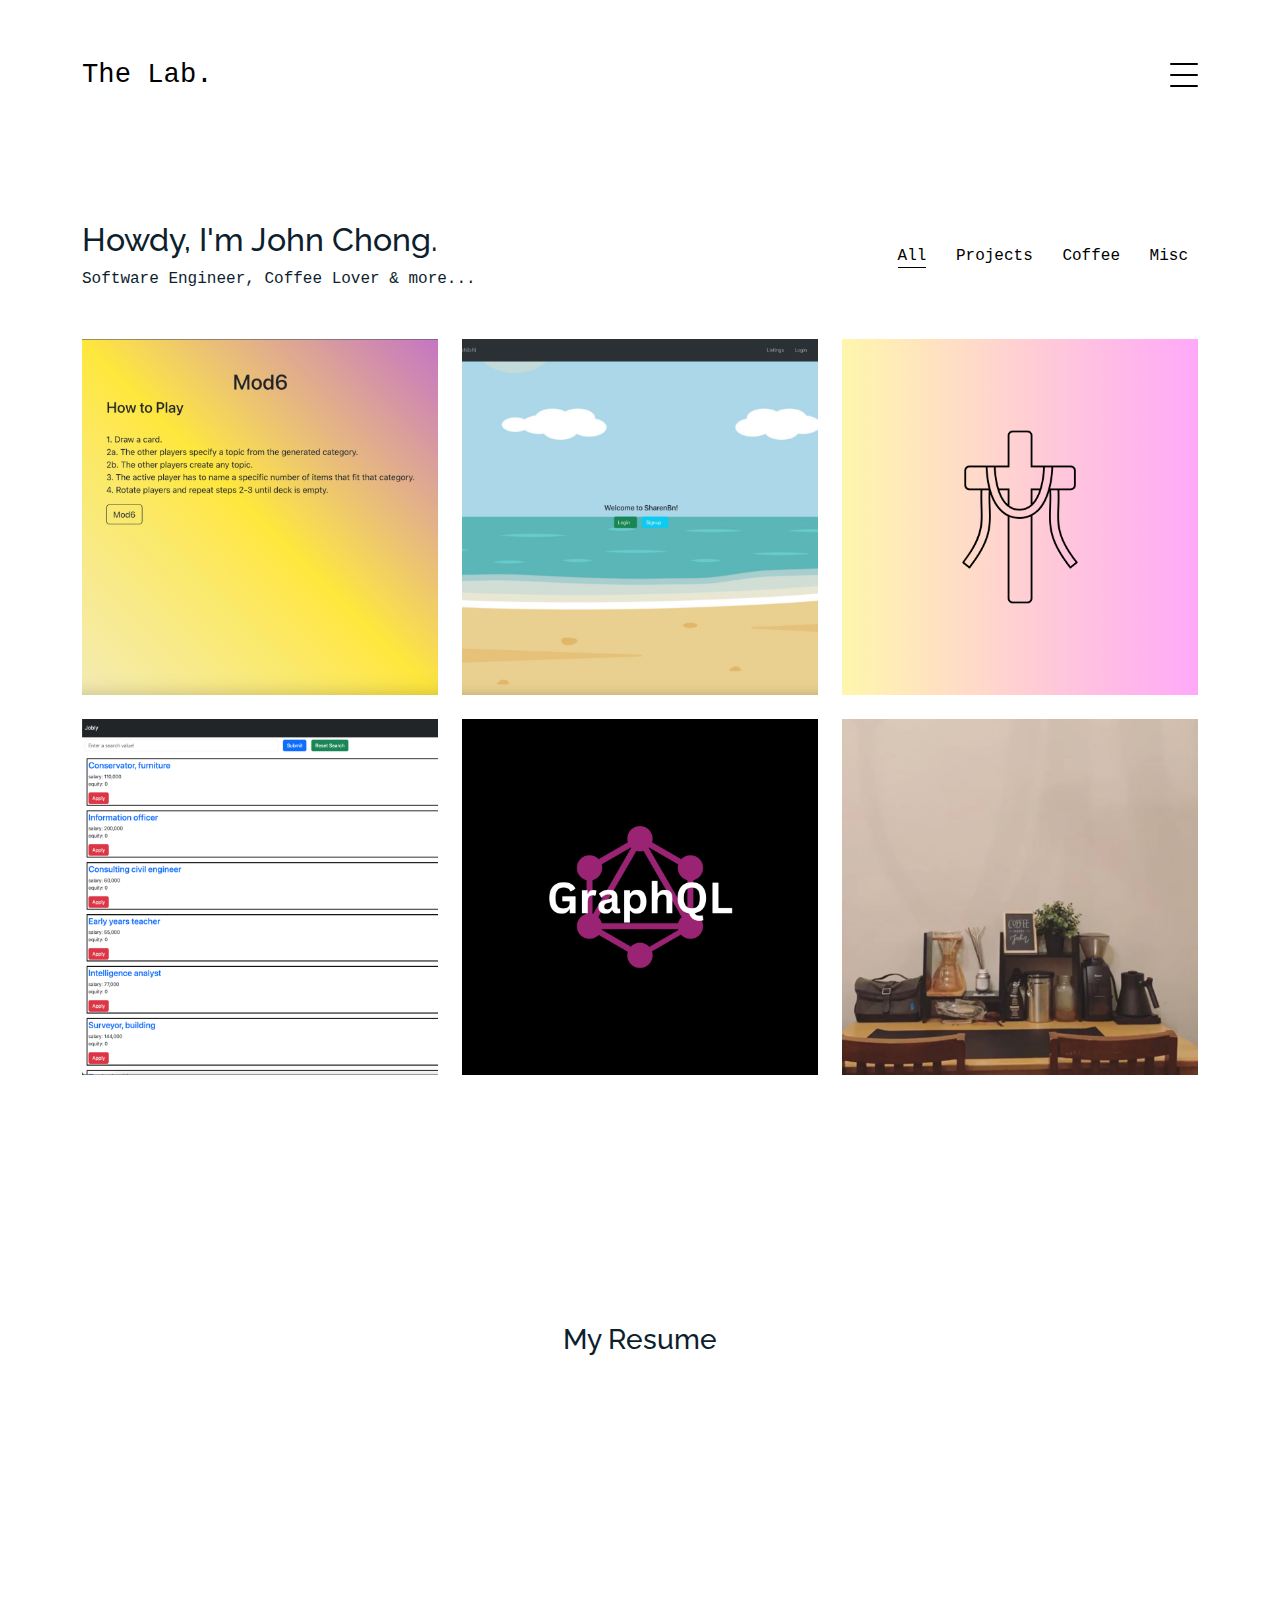
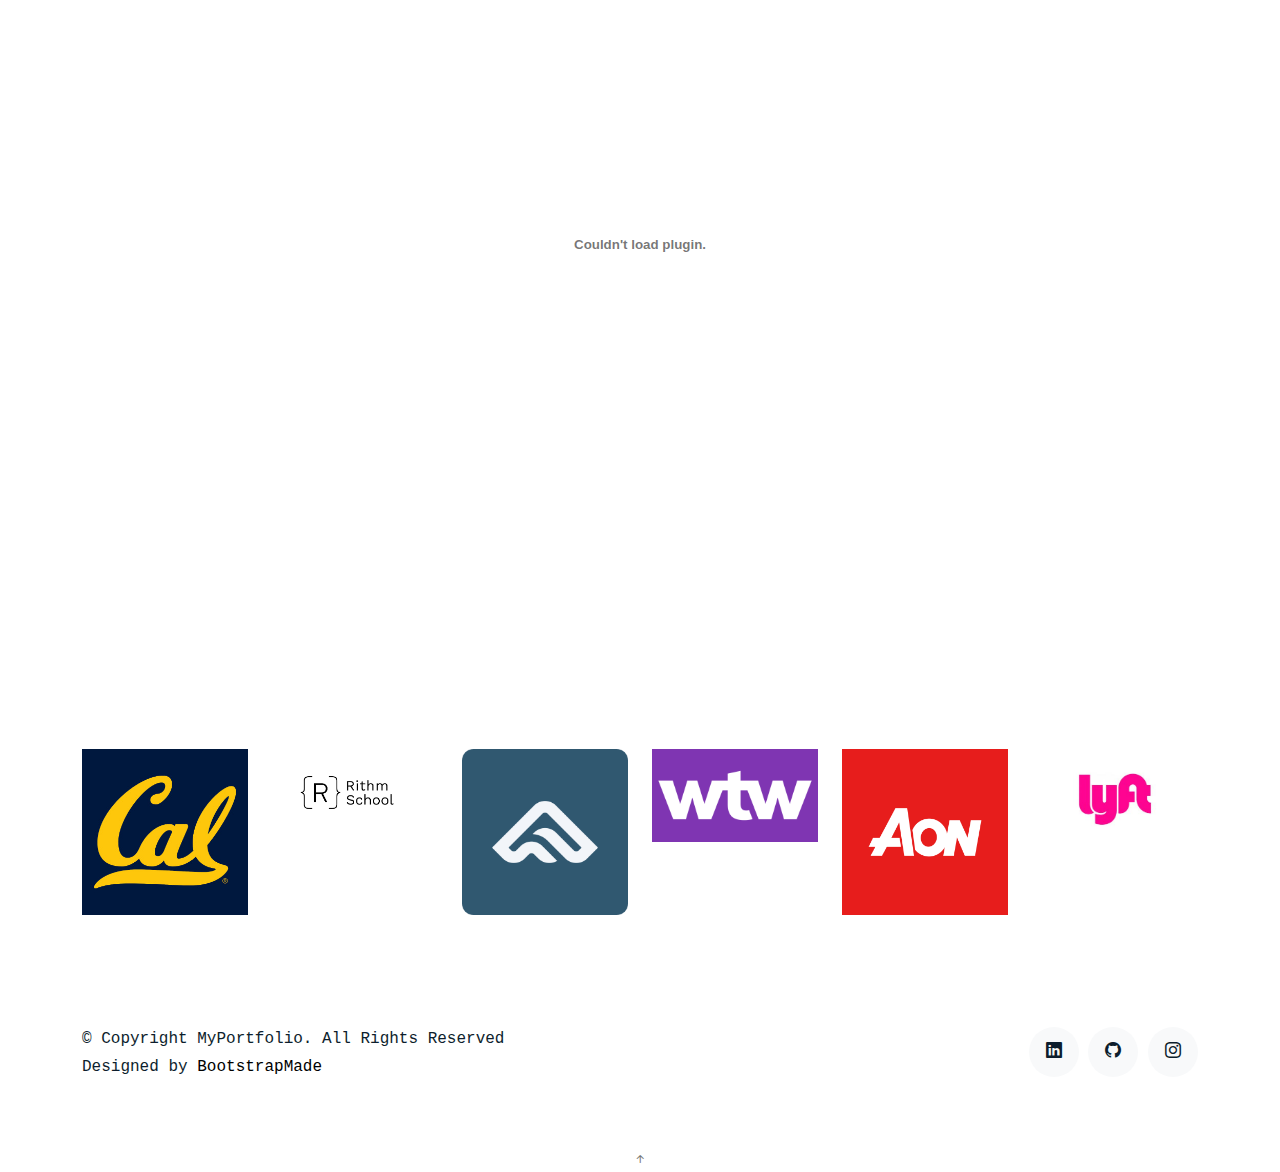
<file: index.html>
<!DOCTYPE html>
<html lang="en">

<head>
  <meta charset="utf-8">
  <meta content="width=device-width, initial-scale=1.0" name="viewport">

  <title>The Lab</title>
  <meta content="" name="description">
  <meta content="" name="keywords">

  <!-- Favicons -->
  <link href="assets/img/logo-jc.png" rel="icon">
  <link href="assets/img/logo-jc.png" rel="icon">

  <!-- Google Fonts -->
  <link href="https://fonts.googleapis.com/css?family=https://fonts.googleapis.com/css?family=Inconsolata:400,500,600,700|Raleway:400,400i,500,500i,600,600i,700,700i" rel="stylesheet">

  <!-- Vendor CSS Files -->
  <link href="assets/vendor/aos/aos.css" rel="stylesheet">
  <link href="assets/vendor/bootstrap/css/bootstrap.min.css" rel="stylesheet">
  <link href="assets/vendor/bootstrap-icons/bootstrap-icons.css" rel="stylesheet">
  <link href="assets/vendor/swiper/swiper-bundle.min.css" rel="stylesheet">

  <!-- Template Main CSS File -->
  <link href="assets/css/style.css" rel="stylesheet">

  <!-- =======================================================
  * Template Name: MyPortfolio
  * Updated: Sep 18 2023 with Bootstrap v5.3.2
  * Template URL: https://bootstrapmade.com/myportfolio-bootstrap-portfolio-website-template/
  * Author: BootstrapMade.com
  * License: https://bootstrapmade.com/license/
  ======================================================== -->
</head>

<body>

  <!-- ======= Navbar ======= -->
  <div class="collapse navbar-collapse custom-navmenu" id="main-navbar">
    <div class="container py-2 py-md-5">
      <div class="row align-items-start">
        <div class="col-md-2">
          <ul class="custom-menu">
            <li class="active"><a href="index.html">Home</a></li>
            <li><a href="about.html">About Me</a></li>
            <li><a href="assets/pdf/JohnC_Resume.pdf">Resume</a></li>
            <li><a href="https://jealous-satellite-067.notion.site/COFFEEMEETSJOHN-98ffa6633ba94388aa1af3eb2f56cfff">Coffee</a></li>
            <!-- <li><a href="contact.html">Contact</a></li> -->
          </ul>
        </div>
        <div class="col-md-6 d-none d-md-block  mr-auto">
          <div class="tweet d-flex">
            <span class="bi bi-book-half text-white mt-2 mr-3"></span>
            <div>
              <p><em>“Hello there.”<br> <a href="https://www.youtube.com/watch?v=rEq1Z0bjdwc">&mdash;Obi Wan Kenobi</a></em></p>
            </div>
          </div>
        </div>
        <div class="col-md-4 d-none d-md-block">
          <h3>Contact Me</h3>
          <p>
            Email: johnchong.99.17@gmail.com
            <br> LinkedIn: <a href="https://www.linkedin.com/in/johnchong1999/"> @johnchong1999</a>
            <br> Github: <a href="https://github.com/johny-chongy"> @johny-chongy</a>
            <br> Instagram: <a href="https://www.instagram.com/johny_chongy/"> @johny_chongy</a>
          </p>
        </div>
      </div>

    </div>
  </div>

  <nav class="navbar navbar-light custom-navbar">
    <div class="container">
      <a class="navbar-brand" href="index.html">The Lab.</a>
      <a href="#" class="burger" data-bs-toggle="collapse" data-bs-target="#main-navbar">
        <span></span>
      </a>
    </div>
  </nav>

  <main id="main">

    <!-- ======= Works Section ======= -->
    <section class="section site-portfolio">
      <div class="container">
        <div class="row mb-5 align-items-center">
          <div class="col-md-12 col-lg-6 mb-4 mb-lg-0" data-aos="fade-up">
            <h2>Howdy, I'm John Chong.</h2>
            <p class="mb-0">Software Engineer, Coffee Lover &amp; more...</p>
          </div>
          <div class="col-md-12 col-lg-6 text-start text-lg-end" data-aos="fade-up" data-aos-delay="100">
            <div id="filters" class="filters">
              <a href="#" data-filter="*" class="active">All</a>
              <a href="#" data-filter=".projects">Projects</a>
              <a href="#" data-filter=".coffee">Coffee</a>
              <a href="#" data-filter=".misc">Misc</a>
              <!-- <a href="#" data-filter=".photography">Photography</a> -->
            </div>
          </div>
        </div>
        <div id="portfolio-grid" class="row no-gutter" data-aos="fade-up" data-aos-delay="200">
          <div class="item projects col-sm-6 col-md-4 col-lg-4 mb-4">
            <a href="mod6.html" class="item-wrap fancybox">
              <div class="work-info">
                <h3>Mod6</h3>
                <span>Projects</span>
              </div>
              <img class="img-fluid" src="assets/img/mod6.png">
            </a>
          </div>
          <div class="item projects col-sm-6 col-md-4 col-lg-4 mb-4">
            <a href="sharenbn.html" class="item-wrap fancybox">
              <div class="work-info">
                <h3>ShareNbN</h3>
                <span>Projects</span>
              </div>
              <img class="img-fluid" src="assets/img/sharenbn.png">
            </a>
          </div>
          <div class="item misc col-sm-6 col-md-4 col-lg-4 mb-4">
            <a href="https://www.twowaystolive.com/" class="item-wrap fancybox">
              <div class="work-info">
                <h3>The Christian Gospel</h3>
                <span>Misc</span>
              </div>
              <img class="img-fluid" src="assets/img/cross.png">
            </a>
          </div>
          <div class="item projects col-sm-6 col-md-4 col-lg-4 mb-4">
            <a href="jobly.html" class="item-wrap fancybox">
              <div class="work-info">
                <h3>Jobly</h3>
                <span>Projects</span>
              </div>
              <img class="img-fluid" src="assets/img/jobly.png">
            </a>
          </div>
          <div class="item misc col-sm-6 col-md-4 col-lg-4 mb-4">
            <a href="graphql.html" class="item-wrap fancybox">
              <div class="work-info">
                <h3>GraphQL</h3>
                <span>Misc</span>
              </div>
              <img class="img-fluid" src="assets/img/GraphQL.png">
            </a>
          </div>
          <div class="item coffee col-sm-6 col-md-4 col-lg-4 mb-4">
            <a href="https://jealous-satellite-067.notion.site/COFFEEMEETSJOHN-98ffa6633ba94388aa1af3eb2f56cfff" class="item-wrap fancybox">
              <div class="work-info">
                <h3>CoffeeMeetsJohn</h3>
                <span>coffee</span>
              </div>
              <img class="img-fluid" src="assets/img/coffee.png">
            </a>
          </div>
        </div>
      </div>
    </section><!-- End  Works Section -->

    <!-- ======= Clients Section ======= -->
    <section class="section">
      <div class="container">
        <div class="row justify-content-center align-self-center mb-4">
          <h3 class="h3 heading text-center">My Resume</h3>
          <embed src="assets/pdf/JohnC_Resume.pdf">
        </div>
        <div class="row justify-content-center align-self-center">
          <div class="col-4 col-sm-4 col-md-2">
            <a href="#" class="client-logo"><img src="assets/img/logo-cal.png" alt="Image" class="img-fluid"></a>
          </div>
          <div class="col-4 col-sm-4 col-md-2">
            <a href="#" class="client-logo"><img src="assets/img/logo-rithm.png" alt="Image" class="img-fluid"></a>
          </div>
          <div class="col-4 col-sm-4 col-md-2">
            <a href="#" class="client-logo"><img src="assets/img/logo-foqal.png" alt="Image" class="img-fluid"></a>
          </div>
          <div class="col-4 col-sm-4 col-md-2">
            <a href="#" class="client-logo"><img src="assets/img/logo-wtw.png" alt="Image" class="img-fluid"></a>
          </div>
          <div class="col-4 col-sm-4 col-md-2">
            <a href="#" class="client-logo"><img src="assets/img/logo-aon.png" alt="Image" class="img-fluid"></a>
          </div>
          <div class="col-4 col-sm-4 col-md-2">
            <a href="#" class="client-logo"><img src="assets/img/logo-lyft.png" alt="Image" class="img-fluid"></a>
          </div>

        </div>
      </div>
    </section><!-- End Clients Section -->

    <!-- ======= Services Section =======
    <section class="section services" id="services">
      <div class="container">
        <div class="row justify-content-center text-center mb-4">
          <div class="col-5">
            <h3 class="h3 heading">My Services</h3>
            <p>Lorem ipsum dolor sit amet consectetur adipisicing elit explicabo inventore.</p>
          </div>
        </div>
        <div class="row">

          <div class="col-12 col-sm-6 col-md-6 col-lg-3">
            <i class="bi bi-card-checklist"></i>
            <h4 class="h4 mb-2">Web Design</h4>
            <p>Lorem ipsum dolor sit amet consectetur adipisicing elit explicabo inventore.</p>
            <ul class="list-unstyled list-line">
              <li>Lorem ipsum dolor sit amet consectetur adipisicing</li>
              <li>Non pariatur nisi</li>
              <li>Magnam soluta quod</li>
              <li>Lorem ipsum dolor</li>
              <li>Cumque quae aliquam</li>
            </ul>
          </div>
          <div class="col-12 col-sm-6 col-md-6 col-lg-3">
            <i class="bi bi-binoculars"></i>
            <h4 class="h4 mb-2">Mobile Applications</h4>
            <p>Lorem ipsum dolor sit amet consectetur adipisicing elit explicabo inventore.</p>
            <ul class="list-unstyled list-line">
              <li>Lorem ipsum dolor sit amet consectetur adipisicing</li>
              <li>Non pariatur nisi</li>
              <li>Magnam soluta quod</li>
              <li>Lorem ipsum dolor</li>
              <li>Cumque quae aliquam</li>
            </ul>
          </div>
          <div class="col-12 col-sm-6 col-md-6 col-lg-3">
            <i class="bi bi-brightness-high"></i>
            <h4 class="h4 mb-2">Graphic Design</h4>
            <p>Lorem ipsum dolor sit amet consectetur adipisicing elit explicabo inventore.</p>
            <ul class="list-unstyled list-line">
              <li>Lorem ipsum dolor sit amet consectetur adipisicing</li>
              <li>Non pariatur nisi</li>
              <li>Magnam soluta quod</li>
              <li>Lorem ipsum dolor</li>
              <li>Cumque quae aliquam</li>
            </ul>
          </div>
          <div class="col-12 col-sm-6 col-md-6 col-lg-3">
            <i class="bi bi-calendar4-week"></i>
            <h4 class="h4 mb-2">SEO</h4>
            <p>Lorem ipsum dolor sit amet consectetur adipisicing elit explicabo inventore.</p>
            <ul class="list-unstyled list-line">
              <li>Lorem ipsum dolor sit amet consectetur adipisicing</li>
              <li>Non pariatur nisi</li>
              <li>Magnam soluta quod</li>
              <li>Lorem ipsum dolor</li>
              <li>Cumque quae aliquam</li>
            </ul>
          </div>
        </div>
      </div>
    </section> End Services Section -->

    <!-- ======= Testimonials Section ======= -->
    <!--
    <section class="section pt-0">
      <div class="container">

        <div class="testimonials-slider swiper" data-aos="fade-up" data-aos-delay="100">
          <div class="swiper-wrapper">

            <div class="swiper-slide">
              <div class="testimonial-wrap">
                <div class="testimonial">
                  <img src="assets/img/person_1.jpg" alt="Image" class="img-fluid">
                  <blockquote>
                    <p>Lorem ipsum dolor sit amet consectetur adipisicing elit. Quisquam necessitatibus incidunt ut officiis
                      explicabo inventore.</p>
                  </blockquote>
                  <p>&mdash; Jean Hicks</p>
                </div>
              </div>
            </div>

            <div class="swiper-slide">
              <div class="testimonial-wrap">
                <div class="testimonial">
                  <img src="assets/img/person_2.jpg" alt="Image" class="img-fluid">
                  <blockquote>
                    <p>Lorem ipsum dolor sit amet consectetur adipisicing elit. Quisquam necessitatibus incidunt ut officiis
                      explicabo inventore.</p>
                  </blockquote>
                  <p>&mdash; Chris Stanworth</p>
                </div>
              </div>
            </div>

          </div>
          <div class="swiper-pagination"></div>
        </div>

      </div>
    </section>End Testimonials Section
  -->
  </main><!-- End #main -->

  <!-- ======= Footer ======= -->
  <footer class="footer" role="contentinfo">
    <div class="container">
      <div class="row">
        <div class="col-sm-6">
          <p class="mb-1">&copy; Copyright MyPortfolio. All Rights Reserved</p>
          <div class="credits">
            <!--
            All the links in the footer should remain intact.
            You can delete the links only if you purchased the pro version.
            Licensing information: https://bootstrapmade.com/license/
            Purchase the pro version with working PHP/AJAX contact form: https://bootstrapmade.com/buy/?theme=MyPortfolio
          -->
            Designed by <a href="https://bootstrapmade.com/">BootstrapMade</a>
          </div>
        </div>
        <div class="col-sm-6 social text-md-end">
          <!-- <a href="johnchong.99.17@gmail.com"><span class="bi bi-envelope-at"></span></a> -->
          <a href="https://www.linkedin.com/in/johnchong1999/"><span class="bi bi-linkedin"></span></a>
          <a href="https://github.com/johny-chongy"><span class="bi bi-github"></span></a>
          <a href="https://www.instagram.com/johny_chongy/"><span class="bi bi-instagram"></span></a>
        </div>
      </div>
    </div>
  </footer>

  <a href="#" class="back-to-top d-flex align-items-center justify-content-center"><i class="bi bi-arrow-up-short"></i></a>

  <!-- Vendor JS Files -->
  <script src="assets/vendor/aos/aos.js"></script>
  <script src="assets/vendor/bootstrap/js/bootstrap.bundle.min.js"></script>
  <script src="assets/vendor/isotope-layout/isotope.pkgd.min.js"></script>
  <script src="assets/vendor/swiper/swiper-bundle.min.js"></script>
  <script src="assets/vendor/php-email-form/validate.js"></script>

  <!-- Template Main JS File -->
  <script src="assets/js/main.js"></script>

</body>

</html>
</file>
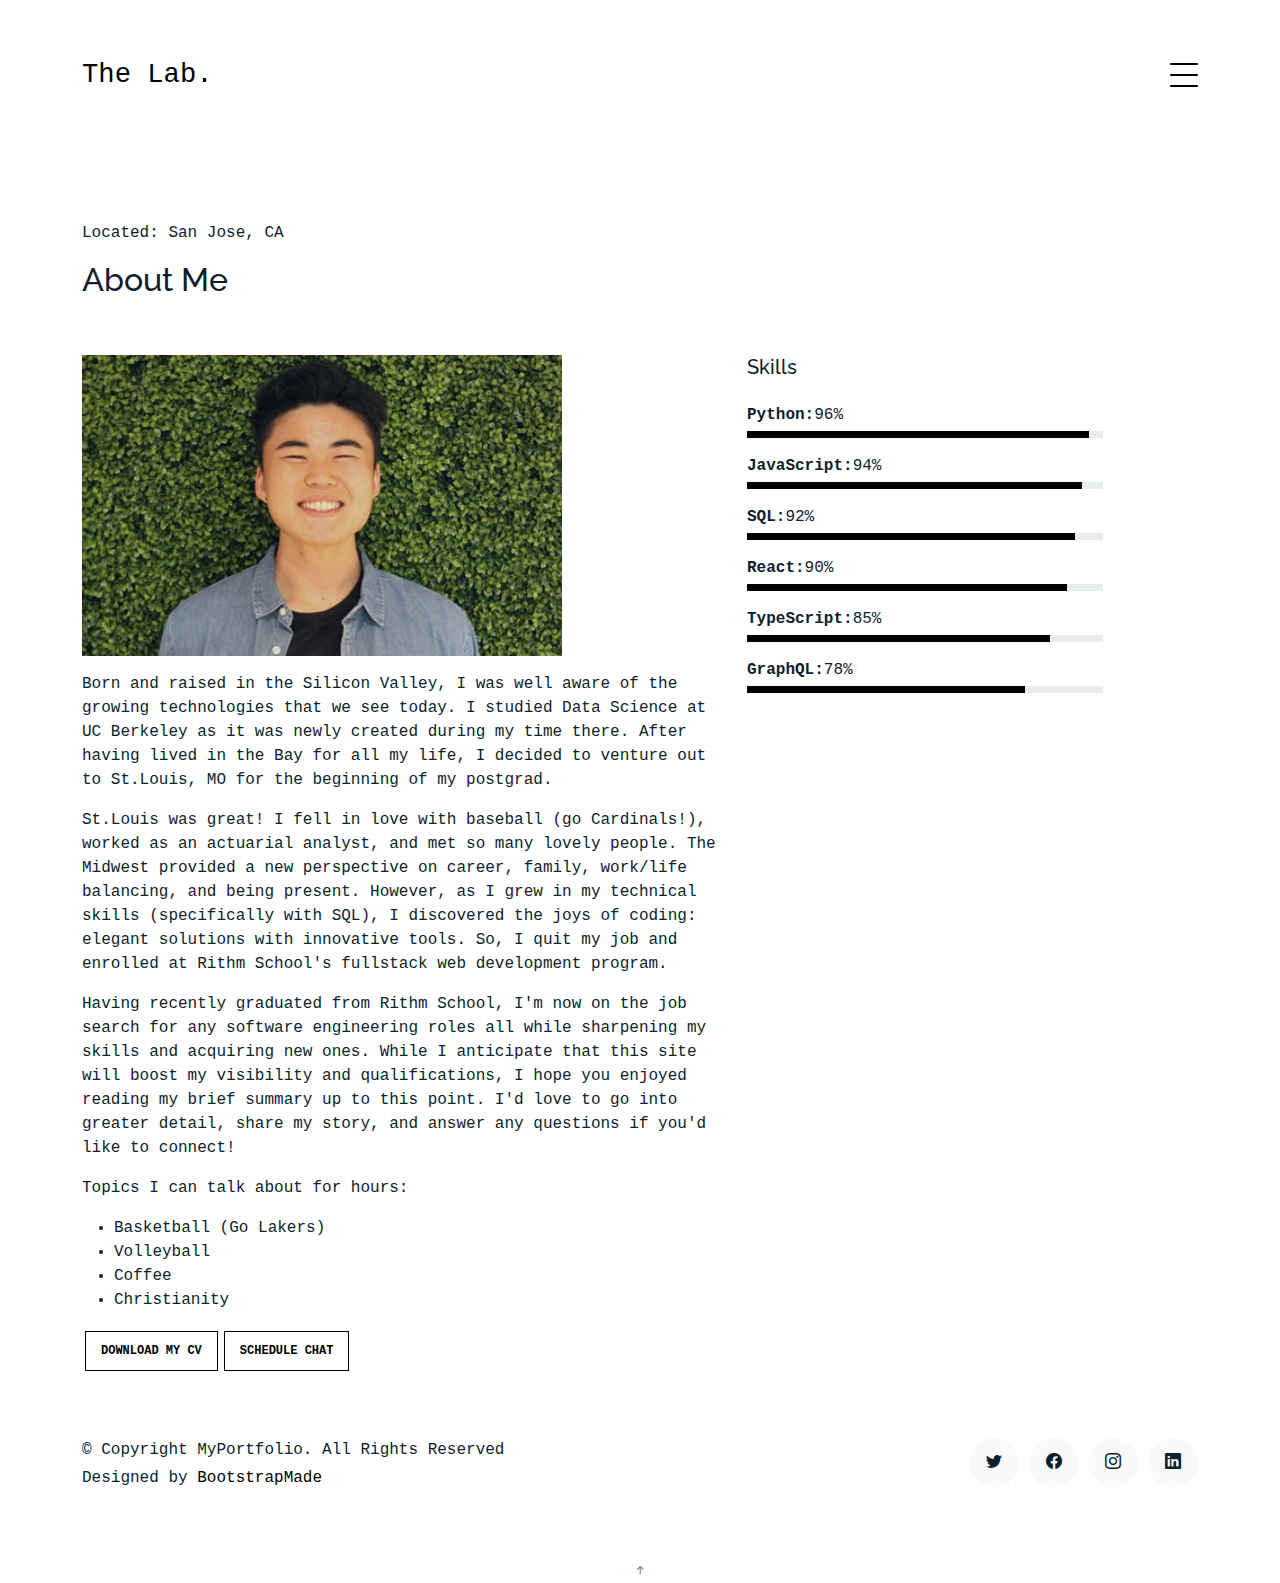
<file: about.html>
<!DOCTYPE html>
<html lang="en">

<head>
  <meta charset="utf-8">
  <meta content="width=device-width, initial-scale=1.0" name="viewport">

  <title>The Lab</title>
  <meta content="" name="description">
  <meta content="" name="keywords">

   <!-- Favicons -->
   <link href="assets/img/logo-jc.png" rel="icon">
   <link href="assets/img/logo-jc.png" rel="icon">

  <!-- Google Fonts -->
  <link href="https://fonts.googleapis.com/css?family=https://fonts.googleapis.com/css?family=Inconsolata:400,500,600,700|Raleway:400,400i,500,500i,600,600i,700,700i" rel="stylesheet">

  <!-- Vendor CSS Files -->
  <link href="assets/vendor/aos/aos.css" rel="stylesheet">
  <link href="assets/vendor/bootstrap/css/bootstrap.min.css" rel="stylesheet">
  <link href="assets/vendor/bootstrap-icons/bootstrap-icons.css" rel="stylesheet">
  <link href="assets/vendor/swiper/swiper-bundle.min.css" rel="stylesheet">

  <!-- Template Main CSS File -->
  <link href="assets/css/style.css" rel="stylesheet">

  <!-- =======================================================
  * Template Name: MyPortfolio
  * Updated: Sep 18 2023 with Bootstrap v5.3.2
  * Template URL: https://bootstrapmade.com/myportfolio-bootstrap-portfolio-website-template/
  * Author: BootstrapMade.com
  * License: https://bootstrapmade.com/license/
  ======================================================== -->
</head>

<body>

  <!-- ======= Navbar ======= -->
  <div class="collapse navbar-collapse custom-navmenu" id="main-navbar">
    <div class="container py-2 py-md-5">
      <div class="row align-items-start">
        <div class="col-md-2">
          <ul class="custom-menu">
            <li><a href="index.html">Home</a></li>
            <li class="active"><a href="about.html">About Me</a></li>
            <li><a href="assets/pdf/JChong_Resume.pdf">Resume</a></li>
            <li><a href="https://jealous-satellite-067.notion.site/COFFEEMEETSJOHN-98ffa6633ba94388aa1af3eb2f56cfff">Coffee</a></li>
            <!-- <li><a href="contact.html">Contact</a></li> -->
          </ul>
        </div>
        <div class="col-md-6 d-none d-md-block  mr-auto">
          <div class="tweet d-flex">
          </div>
        </div>
        <div class="col-md-4 d-none d-md-block">
          <h3>Contact Me</h3>
          <p>
            Email: johnchong.99.17@gmail.com
            <br> LinkedIn: <a href="https://www.linkedin.com/in/johnchong1999/"> @johnchong1999</a>
            <br> Github: <a href="https://github.com/johny-chongy"> @johny-chongy</a>
            <br> Instagram: <a href="https://www.instagram.com/johny_chongy/"> @johny_chongy</a>
          </p>
        </div>
      </div>

    </div>
  </div>

  <nav class="navbar navbar-light custom-navbar">
    <div class="container">
      <a class="navbar-brand" href="index.html">The Lab.</a>
      <a href="#" class="burger" data-bs-toggle="collapse" data-bs-target="#main-navbar">
        <span></span>
      </a>
    </div>
  </nav>

  <main id="main">

    <section class="section pb-5">
      <div class="container">
        <div class="row mb-5 align-items-end">
          <div class="col-md-6" data-aos="fade-up">
            <p>Located: San Jose, CA</p>
            <h2>About Me</h2>
          </div>

        </div>

        <div class="row">
          <div class="col-md-4 ml-auto order-2" data-aos="fade-up">
            <h3 class="h3 mb-4">Skills</h3>
            <ul class="list-unstyled">
              <li class="mb-3">
                <div class="d-flex mb-1">
                  <strong>Python: </strong>
                  <span class="ml-auto">96%</span>
                </div>
                <div class="progress custom-progress">
                  <div class="progress-bar" role="progressbar" style="width: 96%" aria-valuenow="80" aria-valuemin="0" aria-valuemax="100"></div>
                </div>
              </li>
              <li class="mb-3">
                <div class="d-flex mb-1">
                  <strong>JavaScript: </strong>
                  <span class="ml-auto">94%</span>
                </div>
                <div class="progress custom-progress">
                  <div class="progress-bar" role="progressbar" style="width: 94%" aria-valuenow="96" aria-valuemin="0" aria-valuemax="100"></div>
                </div>
              </li>
              <li class="mb-3">
                <div class="d-flex mb-1">
                  <strong>SQL: </strong>
                  <span class="ml-auto">92%</span>
                </div>
                <div class="progress custom-progress">
                  <div class="progress-bar" role="progressbar" style="width: 92%" aria-valuenow="99" aria-valuemin="0" aria-valuemax="100"></div>
                </div>
              </li>
              <li class="mb-3">
                <div class="d-flex mb-1">
                  <strong>React: </strong>
                  <span class="ml-auto">90%</span>
                </div>
                <div class="progress custom-progress">
                  <div class="progress-bar" role="progressbar" style="width: 90%" aria-valuenow="87" aria-valuemin="0" aria-valuemax="100"></div>
                </div>
              </li>
              <li class="mb-3">
                <div class="d-flex mb-1">
                  <strong>TypeScript: </strong>
                  <span class="ml-auto">85%</span>
                </div>
                <div class="progress custom-progress">
                  <div class="progress-bar" role="progressbar" style="width: 85%" aria-valuenow="85" aria-valuemin="0" aria-valuemax="100"></div>
                </div>
              </li>
              <li class="mb-3">
                <div class="d-flex mb-1">
                  <strong>GraphQL: </strong>
                  <span class="ml-auto">78%</span>
                </div>
                <div class="progress custom-progress">
                  <div class="progress-bar" role="progressbar" style="width: 78%" aria-valuenow="88" aria-valuemin="0" aria-valuemax="100"></div>
                </div>
              </li>
            </ul>
          </div>

          <div class="col-md-7 mb-5 mb-md-0" data-aos="fade-up">
            <p><img id="profile" src="assets/img/JChong_casual.JPG" alt="Handsome Dude" class="img-fluid"></p>
            <p>Born and raised in the Silicon Valley, I was well aware of the growing technologies that we see today.
              I studied Data Science at UC Berkeley as it was newly created during my time there. After having lived in the Bay
              for all my life, I decided to venture out to St.Louis, MO for the beginning of my postgrad.
            </p>
            <p>St.Louis was great! I fell in love with baseball (go Cardinals!), worked as an actuarial analyst, and met so many
              lovely people. The Midwest provided a new perspective on career, family, work/life balancing, and being present. However,
              as I grew in my technical skills (specifically with SQL), I discovered the joys of coding: elegant solutions with innovative tools.
              So, I quit my job and enrolled at Rithm School's fullstack web development program. </p>
            <p>Having recently graduated from Rithm School, I'm now on the job search for any software engineering roles all while sharpening my skills
              and acquiring new ones. While I anticipate that this site will boost my visibility and qualifications, I hope you enjoyed reading my brief summary up to this point.
              I'd love to go into greater detail, share my story, and answer any questions if you'd like to connect!
            </p>
            <p>Topics I can talk about for hours:
              <ul>
                <li>Basketball (Go Lakers)</li>
                <li>Volleyball</li>
                <li>Coffee</li>
                <li>Christianity</li>
              </ul>
            </p>
            <div class="d-flex">
              <p><a href="assets/pdf/John_Chong_Resume.pdf" class="readmore">Download my CV</a></p>
              <p><a href="https://calendly.com/johnychongy/quick-call-with-john-chong" class="readmore">Schedule Chat</a></p>
            </div>
          </div>

        </div>

      </div>

    </section>

  </main><!-- End #main -->

  <!-- ======= Footer ======= -->
  <footer class="footer" role="contentinfo">
    <div class="container">
      <div class="row">
        <div class="col-sm-6">
          <p class="mb-1">&copy; Copyright MyPortfolio. All Rights Reserved</p>
          <div class="credits">
            <!--
            All the links in the footer should remain intact.
            You can delete the links only if you purchased the pro version.
            Licensing information: https://bootstrapmade.com/license/
            Purchase the pro version with working PHP/AJAX contact form: https://bootstrapmade.com/buy/?theme=MyPortfolio
          -->
            Designed by <a href="https://bootstrapmade.com/">BootstrapMade</a>
          </div>
        </div>
        <div class="col-sm-6 social text-md-end">
          <a href="#"><span class="bi bi-twitter"></span></a>
          <a href="#"><span class="bi bi-facebook"></span></a>
          <a href="#"><span class="bi bi-instagram"></span></a>
          <a href="#"><span class="bi bi-linkedin"></span></a>
        </div>
      </div>
    </div>
  </footer>

  <a href="#" class="back-to-top d-flex align-items-center justify-content-center"><i class="bi bi-arrow-up-short"></i></a>

  <!-- Vendor JS Files -->
  <script src="assets/vendor/aos/aos.js"></script>
  <script src="assets/vendor/bootstrap/js/bootstrap.bundle.min.js"></script>
  <script src="assets/vendor/isotope-layout/isotope.pkgd.min.js"></script>
  <script src="assets/vendor/swiper/swiper-bundle.min.js"></script>
  <script src="assets/vendor/php-email-form/validate.js"></script>

  <!-- Template Main JS File -->
  <script src="assets/js/main.js"></script>

</body>

</html>
</file>
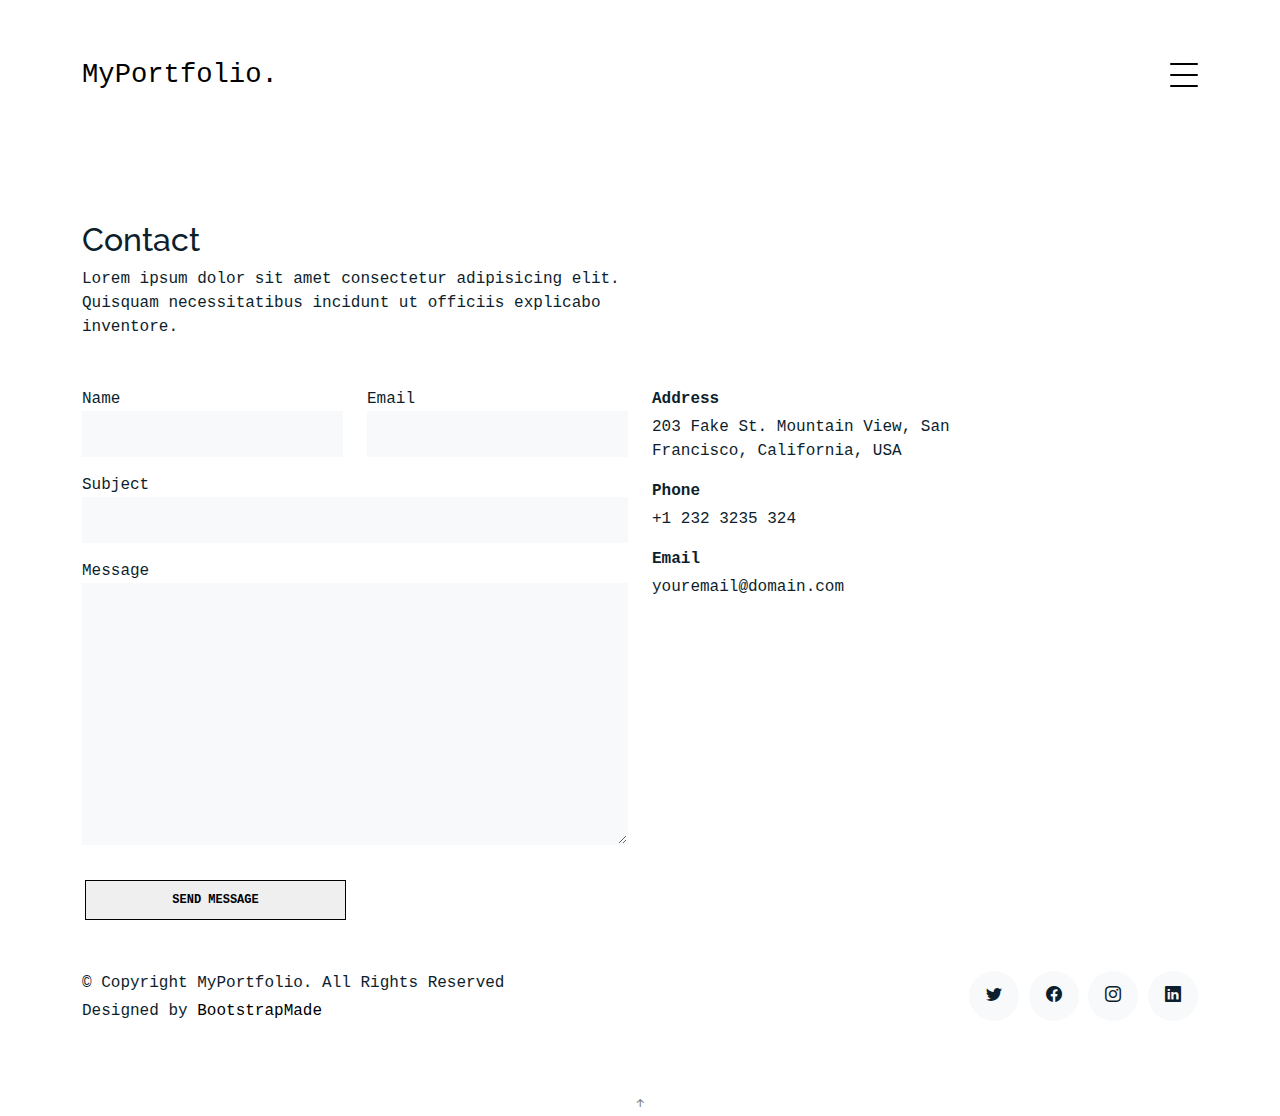
<file: contact.html>
<!DOCTYPE html>
<html lang="en">

<head>
  <meta charset="utf-8">
  <meta content="width=device-width, initial-scale=1.0" name="viewport">

  <title>MyPortfolio Bootstrap Template - Contact</title>
  <meta content="" name="description">
  <meta content="" name="keywords">

  <!-- Favicons -->
  <link href="assets/img/favicon.png" rel="icon">
  <link href="assets/img/apple-touch-icon.png" rel="apple-touch-icon">

  <!-- Google Fonts -->
  <link href="https://fonts.googleapis.com/css?family=https://fonts.googleapis.com/css?family=Inconsolata:400,500,600,700|Raleway:400,400i,500,500i,600,600i,700,700i" rel="stylesheet">

  <!-- Vendor CSS Files -->
  <link href="assets/vendor/aos/aos.css" rel="stylesheet">
  <link href="assets/vendor/bootstrap/css/bootstrap.min.css" rel="stylesheet">
  <link href="assets/vendor/bootstrap-icons/bootstrap-icons.css" rel="stylesheet">
  <link href="assets/vendor/swiper/swiper-bundle.min.css" rel="stylesheet">

  <!-- Template Main CSS File -->
  <link href="assets/css/style.css" rel="stylesheet">

  <!-- =======================================================
  * Template Name: MyPortfolio
  * Updated: Sep 18 2023 with Bootstrap v5.3.2
  * Template URL: https://bootstrapmade.com/myportfolio-bootstrap-portfolio-website-template/
  * Author: BootstrapMade.com
  * License: https://bootstrapmade.com/license/
  ======================================================== -->
</head>

<body>

  <!-- ======= Navbar ======= -->
  <div class="collapse navbar-collapse custom-navmenu" id="main-navbar">
    <div class="container py-2 py-md-5">
      <div class="row align-items-start">
        <div class="col-md-2">
          <ul class="custom-menu">
            <li><a href="index.html">Home</a></li>
            <li><a href="about.html">About Me</a></li>
            <li><a href="services.html">Services</a></li>
            <li><a href="works.html">Works</a></li>
            <li class="active"><a href="contact.html">Contact</a></li>
          </ul>
        </div>
        <div class="col-md-6 d-none d-md-block  mr-auto">
          <div class="tweet d-flex">
            <span class="bi bi-twitter text-white mt-2 mr-3"></span>
            <div>
              <p><em>Lorem ipsum dolor sit amet consectetur adipisicing elit. Quisquam necessitatibus incidunt ut officiis explicabo inventore. <br> <a href="#">t.co/v82jsk</a></em></p>
            </div>
          </div>
        </div>
        <div class="col-md-4 d-none d-md-block">
          <h3>Hire Me</h3>
          <p>Lorem ipsum dolor sit amet consectetur adipisicing elit. Quisquam necessitatibus incidunt ut officiisexplicabo inventore. <br> <a href="#">myemail@gmail.com</a></p>
        </div>
      </div>

    </div>
  </div>

  <nav class="navbar navbar-light custom-navbar">
    <div class="container">
      <a class="navbar-brand" href="index.html">MyPortfolio.</a>
      <a href="#" class="burger" data-bs-toggle="collapse" data-bs-target="#main-navbar">
        <span></span>
      </a>
    </div>
  </nav>

  <main id="main">

    <section class="section pb-5">
      <div class="container">

        <div class="row mb-5 align-items-end">
          <div class="col-md-6" data-aos="fade-up">
            <h2>Contact</h2>
            <p class="mb-0">Lorem ipsum dolor sit amet consectetur adipisicing elit. Quisquam necessitatibus incidunt ut
              officiis explicabo inventore.
            </p>
          </div>

        </div>

        <div class="row">
          <div class="col-md-6 mb-5 mb-md-0" data-aos="fade-up">

            <form action="forms/contact.php" method="post" role="form" class="php-email-form">

              <div class="row gy-3">
                <div class="col-md-6 form-group">
                  <label for="name">Name</label>
                  <input type="text" name="name" class="form-control" id="name" required>
                </div>
                <div class="col-md-6 form-group">
                  <label for="name">Email</label>
                  <input type="email" class="form-control" name="email" id="email" required>
                </div>
                <div class="col-md-12 form-group">
                  <label for="name">Subject</label>
                  <input type="text" class="form-control" name="subject" id="subject" required>
                </div>
                <div class="col-md-12 form-group">
                  <label for="name">Message</label>
                  <textarea class="form-control" name="message" cols="30" rows="10" required></textarea>
                </div>

                <div class="col-md-12 my-3">
                  <div class="loading">Loading</div>
                  <div class="error-message"></div>
                  <div class="sent-message">Your message has been sent. Thank you!</div>
                </div>

                <div class="col-md-6 mt-0 form-group">
                  <input type="submit" class="readmore d-block w-100" value="Send Message">
                </div>
              </div>

            </form>

          </div>

          <div class="col-md-4 ml-auto order-2" data-aos="fade-up">
            <ul class="list-unstyled">
              <li class="mb-3">
                <strong class="d-block mb-1">Address</strong>
                <span>203 Fake St. Mountain View, San Francisco, California, USA</span>
              </li>
              <li class="mb-3">
                <strong class="d-block mb-1">Phone</strong>
                <span>+1 232 3235 324</span>
              </li>
              <li class="mb-3">
                <strong class="d-block mb-1">Email</strong>
                <span>youremail@domain.com</span>
              </li>
            </ul>
          </div>

        </div>

      </div>

    </section>

  </main><!-- End #main -->

  <!-- ======= Footer ======= -->
  <footer class="footer" role="contentinfo">
    <div class="container">
      <div class="row">
        <div class="col-sm-6">
          <p class="mb-1">&copy; Copyright MyPortfolio. All Rights Reserved</p>
          <div class="credits">
            <!--
            All the links in the footer should remain intact.
            You can delete the links only if you purchased the pro version.
            Licensing information: https://bootstrapmade.com/license/
            Purchase the pro version with working PHP/AJAX contact form: https://bootstrapmade.com/buy/?theme=MyPortfolio
          -->
            Designed by <a href="https://bootstrapmade.com/">BootstrapMade</a>
          </div>
        </div>
        <div class="col-sm-6 social text-md-end">
          <a href="#"><span class="bi bi-twitter"></span></a>
          <a href="#"><span class="bi bi-facebook"></span></a>
          <a href="#"><span class="bi bi-instagram"></span></a>
          <a href="#"><span class="bi bi-linkedin"></span></a>
        </div>
      </div>
    </div>
  </footer>

  <a href="#" class="back-to-top d-flex align-items-center justify-content-center"><i class="bi bi-arrow-up-short"></i></a>

  <!-- Vendor JS Files -->
  <script src="assets/vendor/aos/aos.js"></script>
  <script src="assets/vendor/bootstrap/js/bootstrap.bundle.min.js"></script>
  <script src="assets/vendor/isotope-layout/isotope.pkgd.min.js"></script>
  <script src="assets/vendor/swiper/swiper-bundle.min.js"></script>
  <script src="assets/vendor/php-email-form/validate.js"></script>

  <!-- Template Main JS File -->
  <script src="assets/js/main.js"></script>

</body>

</html>
</file>
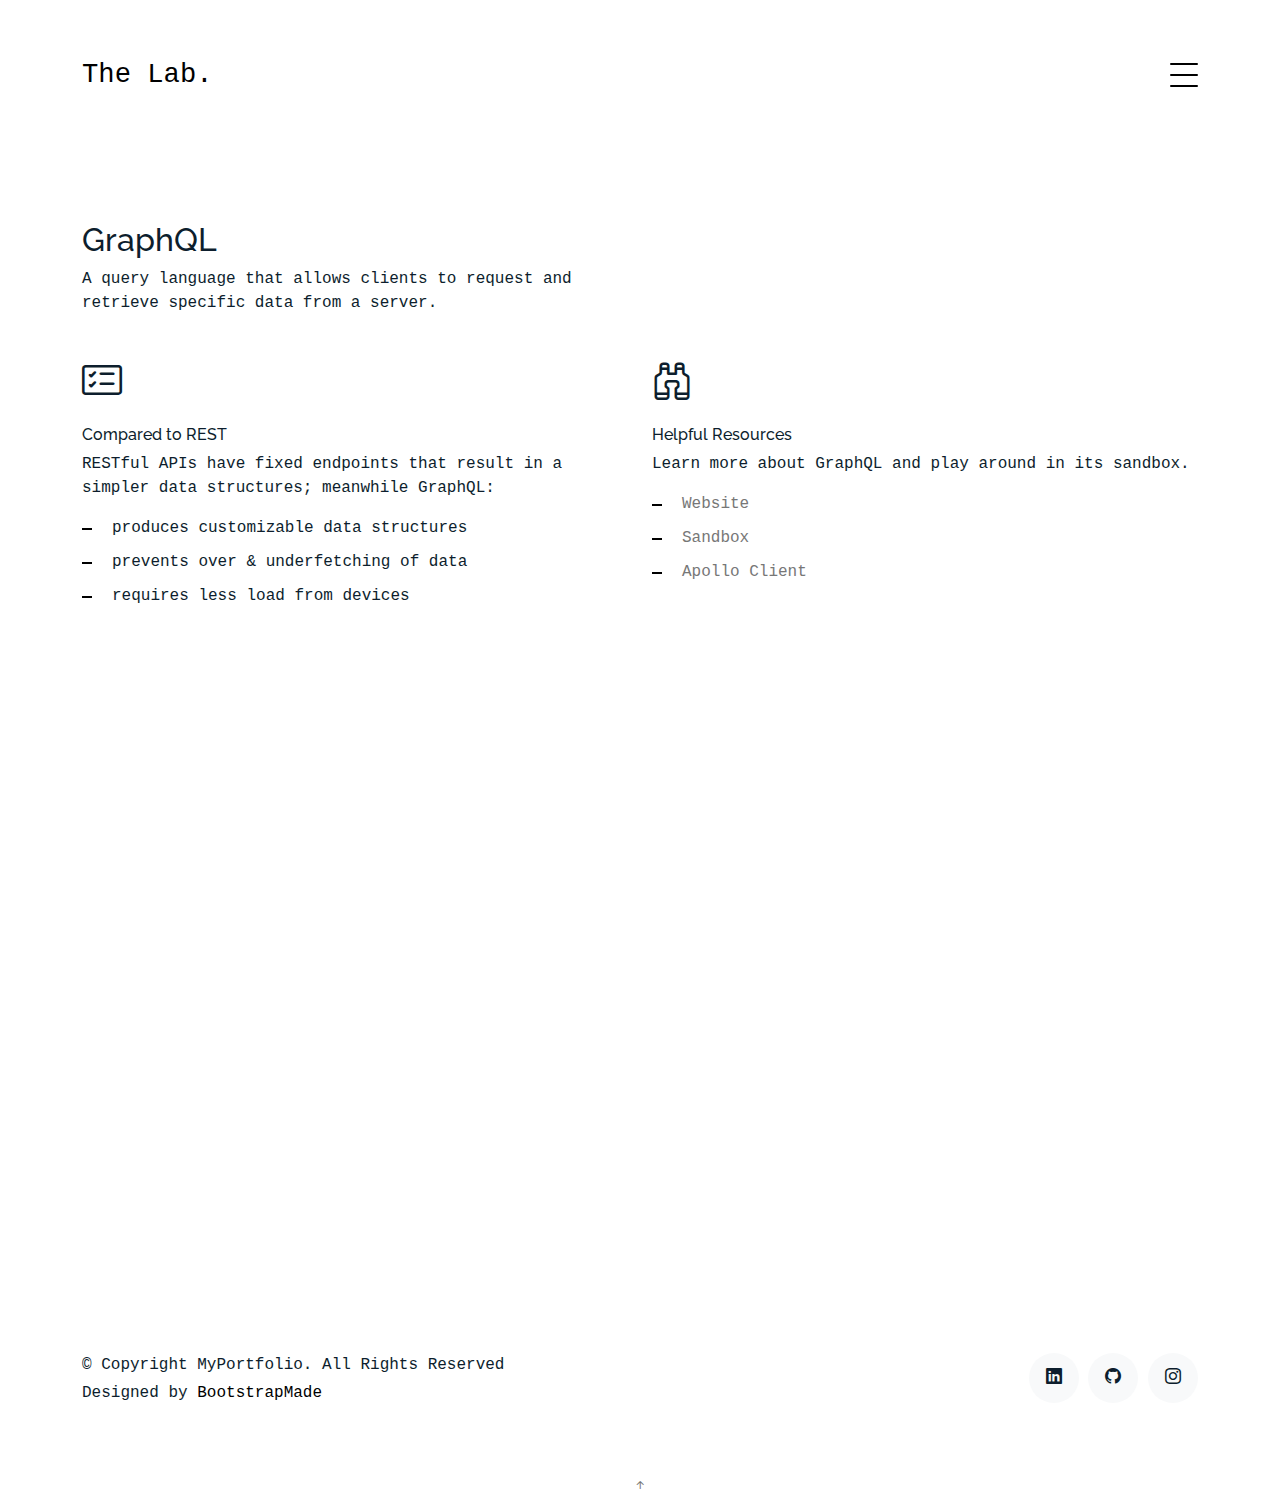
<file: graphql.html>
<!DOCTYPE html>
<html lang="en">

<head>
  <meta charset="utf-8">
  <meta content="width=device-width, initial-scale=1.0" name="viewport">

  <title>Misc - GraphQL</title>
  <meta content="" name="description">
  <meta content="" name="keywords">

  <!-- Favicons -->
  <link href="assets/img/logo-jc.png" rel="icon">
  <link href="assets/img/logo-jc.png" rel="icon">

  <!-- Google Fonts -->
  <link href="https://fonts.googleapis.com/css?family=https://fonts.googleapis.com/css?family=Inconsolata:400,500,600,700|Raleway:400,400i,500,500i,600,600i,700,700i" rel="stylesheet">

  <!-- Vendor CSS Files -->
  <link href="assets/vendor/aos/aos.css" rel="stylesheet">
  <link href="assets/vendor/bootstrap/css/bootstrap.min.css" rel="stylesheet">
  <link href="assets/vendor/bootstrap-icons/bootstrap-icons.css" rel="stylesheet">
  <link href="assets/vendor/swiper/swiper-bundle.min.css" rel="stylesheet">

  <!-- Template Main CSS File -->
  <link href="assets/css/style.css" rel="stylesheet">

  <!-- =======================================================
  * Template Name: MyPortfolio
  * Updated: Sep 18 2023 with Bootstrap v5.3.2
  * Template URL: https://bootstrapmade.com/myportfolio-bootstrap-portfolio-website-template/
  * Author: BootstrapMade.com
  * License: https://bootstrapmade.com/license/
  ======================================================== -->
</head>

<body>

  <!-- ======= Navbar ======= -->
  <div class="collapse navbar-collapse custom-navmenu" id="main-navbar">
    <div class="container py-2 py-md-5">
      <div class="row align-items-start">
        <div class="col-md-2">
          <ul class="custom-menu">
            <li class="active"><a href="index.html">Home</a></li>
            <li><a href="about.html">About Me</a></li>
            <li><a href="assets/pdf/JChong_Resume.pdf">Resume</a></li>
            <li><a href="https://jealous-satellite-067.notion.site/COFFEEMEETSJOHN-98ffa6633ba94388aa1af3eb2f56cfff">Coffee</a></li>
            <!-- <li><a href="contact.html">Contact</a></li> -->
          </ul>
        </div>
        <div class="col-md-6 d-none d-md-block  mr-auto">
          <div class="tweet d-flex">
            <span class="bi bi-book-half text-white mt-2 mr-3"></span>
            <div>
              <p><em>“Stay hard.”<br> <a href="https://www.amazon.com/Cant-Hurt-Me-David-Goggins-audiobook/dp/B07KKP62FW/ref=sr_1_1?qid=1697669776&refinements=p_27%3ADavid+Goggins&s=books&sr=1-1">&mdash;David Goggins</a></em></p>
            </div>
          </div>
        </div>
        <div class="col-md-4 d-none d-md-block">
          <h3>Contact Me</h3>
          <p>
            Email: johnchong.99.17@gmail.com
            <br> LinkedIn: <a href="https://www.linkedin.com/in/johnchong1999/"> @johnchong1999</a>
            <br> Github: <a href="https://github.com/johny-chongy"> @johny-chongy</a>
            <br> Instagram: <a href="https://www.instagram.com/johny_chongy/"> @johny_chongy</a>
          </p>
        </div>
      </div>

    </div>
  </div>

  <nav class="navbar navbar-light custom-navbar">
    <div class="container">
      <a class="navbar-brand" href="index.html">The Lab.</a>
      <a href="#" class="burger" data-bs-toggle="collapse" data-bs-target="#main-navbar">
        <span></span>
      </a>
    </div>
  </nav>

  <main id="main">

    <section class="section">
      <div class="container">
        <div class="row mb-4 align-items-center">
          <div class="col-md-6" data-aos="fade-up">

            <h2>GraphQL</h2>
            <p>A query language that allows clients to request and retrieve specific data from a server.</p>

          </div>

        </div>
      </div>

      <div class="site-section pb-0 services">
        <div class="container">

          <div class="row">

            <div class="col-12 col-sm-6 col-md-6 col-lg-6 mb-5" data-aos="fade-up" data-aos-delay="">
              <i class="bi bi-card-checklist"></i>
              <h4 class="h4 mb-2">Compared to REST</h4>
              <p>RESTful APIs have fixed endpoints that result in a simpler data structures; meanwhile GraphQL:</p>
              <ul class="list-unstyled list-line">
                <li>produces customizable data structures</li>
                <li>prevents over & underfetching of data</li>
                <li>requires less load from devices</li>
              </ul>
            </div>
            <div class="col-12 col-sm-6 col-md-6 col-lg-6 mb-5" data-aos="fade-up" data-aos-delay="100">
              <i class="bi bi-binoculars"></i>
              <h4 class="h4 mb-2">Helpful Resources</h4>
              <p>Learn more about GraphQL and play around in its sandbox.</p>
              <ul class="list-unstyled list-line">
                <li><a href="https://graphql.org/learn/">Website</a></li>
                <li><a href="https://studio.apollographql.com/sandbox/explorer/?_gl=1%2Axh149w%2A_ga%2AMTgwMTA2NDY5Ni4xNjk1MTYwMDM3%2A_ga_0BGG5V2W2K%2AMTY5NzY2OTI3NS41LjAuMTY5NzY2OTI3NS4wLjAuMA..">Sandbox</a></li>
                <li><a href="https://www.apollographql.com/docs/apollo-server/v2/">Apollo Client</a></li>
              </ul>
            </div>
            <iframe data-aos="fade-up" data-aos-delay="100" src="https://docs.google.com/presentation/d/e/2PACX-1vQCLAl8NOrXNqIa6l0Cv5bB7CJQkr0lN3kOSX3HGNSh-aohjXWYNpzZPYZJGlCxyGeAKKhAwbKn7tpI/embed?start=true&loop=true&delayms=5000" frameborder="0" width="960" height="569" allowfullscreen="true" mozallowfullscreen="true" webkitallowfullscreen="true"></iframe>
          </div>
        </div>
      </div>
    </section>

    <!-- ======= Testimonials Section ======= -->
    <!-- <section class="section pt-0">
      <div class="container">

        <div class="testimonials-slider swiper" data-aos="fade-up" data-aos-delay="100">
          <div class="swiper-wrapper">

            <div class="swiper-slide">
              <div class="testimonial-wrap">
                <div class="testimonial">
                  <img src="assets/img/person_1.jpg" alt="Image" class="img-fluid">
                  <blockquote>
                    <p>Lorem ipsum dolor sit amet consectetur adipisicing elit. Quisquam necessitatibus incidunt ut officiis
                      explicabo inventore.</p>
                  </blockquote>
                  <p>&mdash; Jean Hicks</p>
                </div>
              </div>
            </div>

            <div class="swiper-slide">
              <div class="testimonial-wrap">
                <div class="testimonial">
                  <img src="assets/img/person_2.jpg" alt="Image" class="img-fluid">
                  <blockquote>
                    <p>Lorem ipsum dolor sit amet consectetur adipisicing elit. Quisquam necessitatibus incidunt ut officiis
                      explicabo inventore.</p>
                  </blockquote>
                  <p>&mdash; Chris Stanworth</p>
                </div>
              </div>
            </div>

          </div>
          <div class="swiper-pagination"></div>
        </div>

      </div>
    </section>End Testimonials Section -->

  </main><!-- End #main -->

  <!-- ======= Footer ======= -->
  <footer class="footer" role="contentinfo">
    <div class="container">
      <div class="row">
        <div class="col-sm-6">
          <p class="mb-1">&copy; Copyright MyPortfolio. All Rights Reserved</p>
          <div class="credits">
            <!--
            All the links in the footer should remain intact.
            You can delete the links only if you purchased the pro version.
            Licensing information: https://bootstrapmade.com/license/
            Purchase the pro version with working PHP/AJAX contact form: https://bootstrapmade.com/buy/?theme=MyPortfolio
          -->
            Designed by <a href="https://bootstrapmade.com/">BootstrapMade</a>
          </div>
        </div>
        <div class="col-sm-6 social text-md-end">
          <!-- <a href="johnchong.99.17@gmail.com"><span class="bi bi-envelope-at"></span></a> -->
          <a href="https://www.linkedin.com/in/johnchong1999/"><span class="bi bi-linkedin"></span></a>
          <a href="https://github.com/johny-chongy"><span class="bi bi-github"></span></a>
          <a href="https://www.instagram.com/johny_chongy/"><span class="bi bi-instagram"></span></a>
        </div>
      </div>
    </div>
  </footer>

  <a href="#" class="back-to-top d-flex align-items-center justify-content-center"><i class="bi bi-arrow-up-short"></i></a>

  <!-- Vendor JS Files -->
  <script src="assets/vendor/aos/aos.js"></script>
  <script src="assets/vendor/bootstrap/js/bootstrap.bundle.min.js"></script>
  <script src="assets/vendor/isotope-layout/isotope.pkgd.min.js"></script>
  <script src="assets/vendor/swiper/swiper-bundle.min.js"></script>
  <script src="assets/vendor/php-email-form/validate.js"></script>

  <!-- Template Main JS File -->
  <script src="assets/js/main.js"></script>

</body>

</html>
</file>
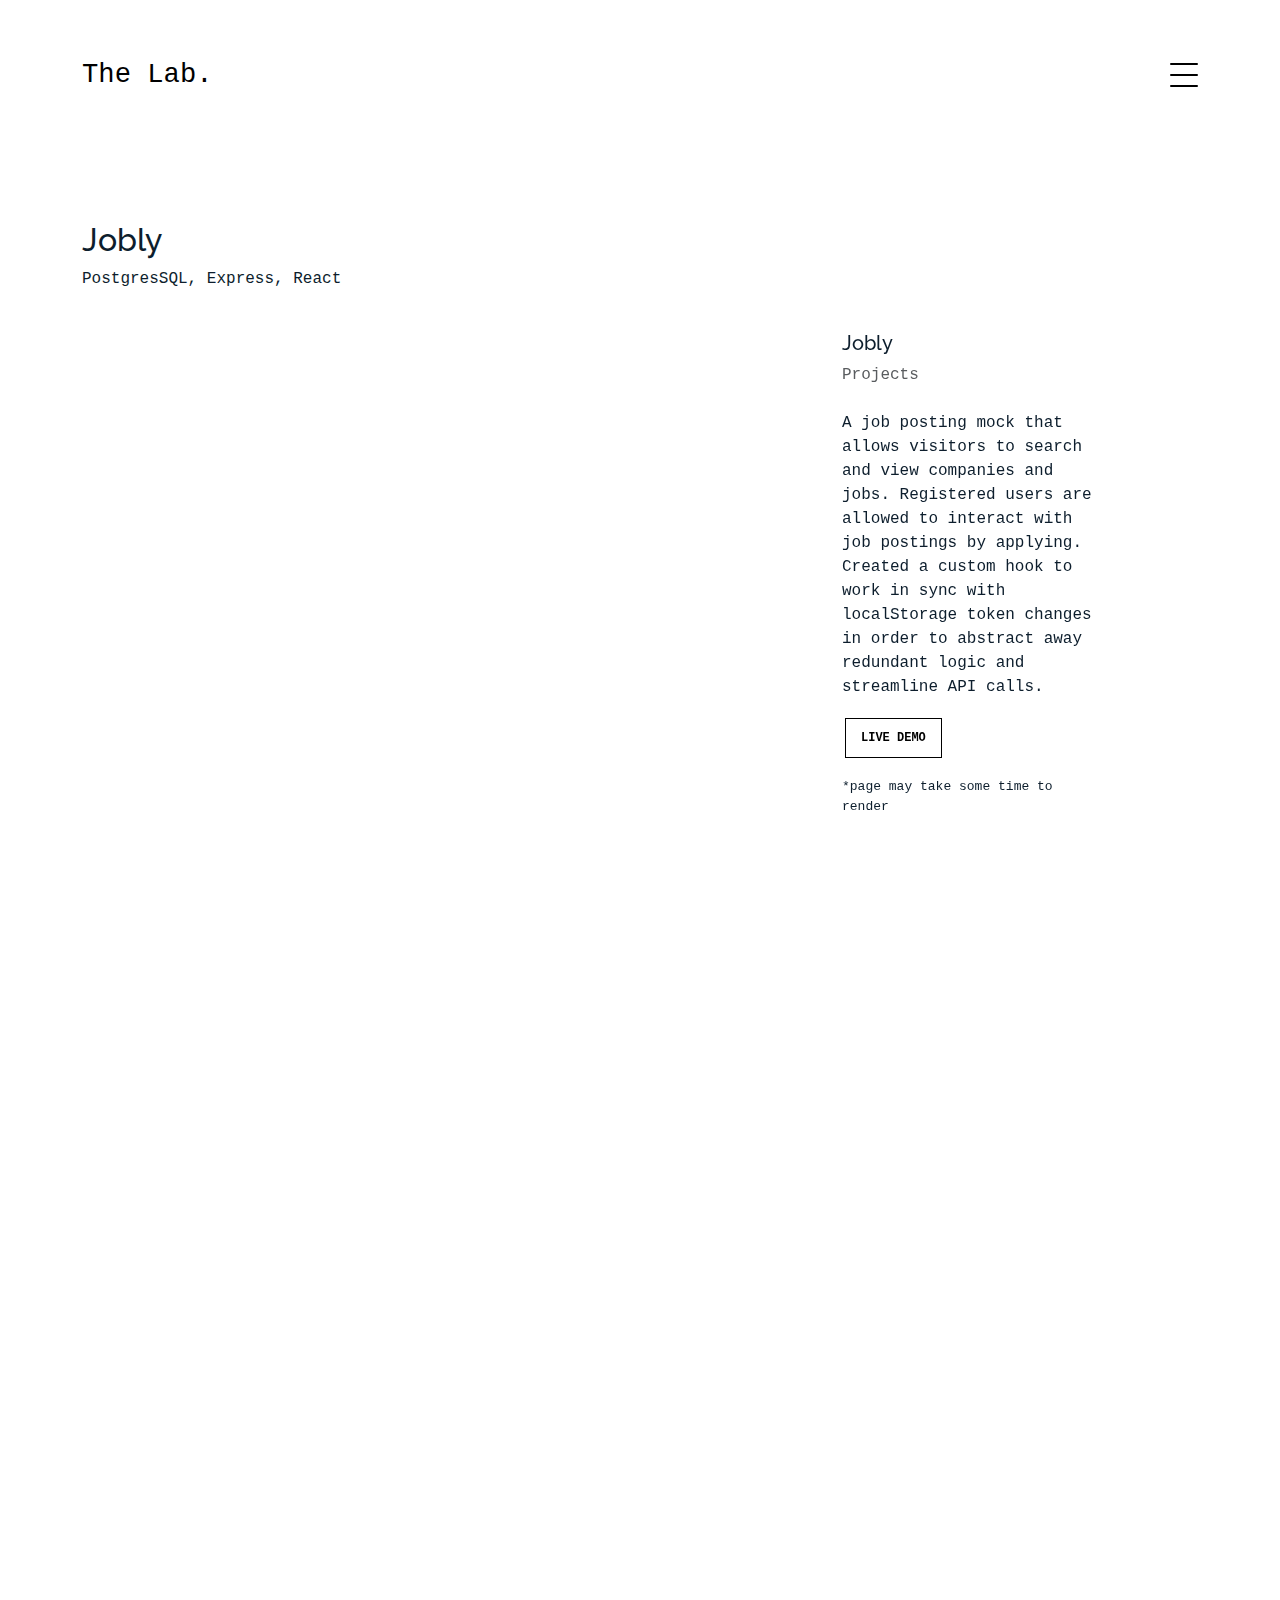
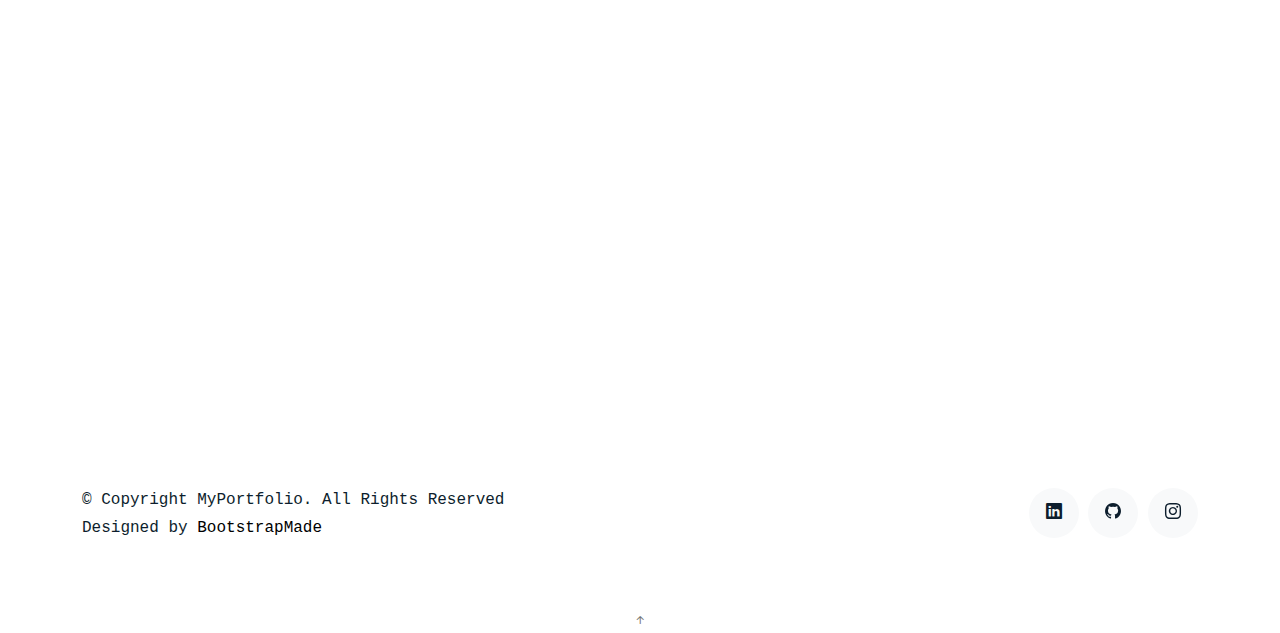
<file: jobly.html>
<!DOCTYPE html>
<html lang="en">

<head>
  <meta charset="utf-8">
  <meta content="width=device-width, initial-scale=1.0" name="viewport">

  <title>Projects - Jobly</title>
  <meta content="" name="description">
  <meta content="" name="keywords">

  <!-- Favicons -->
  <link href="assets/img/logo-jc.png" rel="icon">
  <link href="assets/img/logo-jc.png" rel="icon">

  <!-- Google Fonts -->
  <link href="https://fonts.googleapis.com/css?family=https://fonts.googleapis.com/css?family=Inconsolata:400,500,600,700|Raleway:400,400i,500,500i,600,600i,700,700i" rel="stylesheet">

  <!-- Vendor CSS Files -->
  <link href="assets/vendor/aos/aos.css" rel="stylesheet">
  <link href="assets/vendor/bootstrap/css/bootstrap.min.css" rel="stylesheet">
  <link href="assets/vendor/bootstrap-icons/bootstrap-icons.css" rel="stylesheet">
  <link href="assets/vendor/swiper/swiper-bundle.min.css" rel="stylesheet">

  <!-- Template Main CSS File -->
  <link href="assets/css/style.css" rel="stylesheet">

  <!-- =======================================================
  * Template Name: MyPortfolio
  * Updated: Sep 18 2023 with Bootstrap v5.3.2
  * Template URL: https://bootstrapmade.com/myportfolio-bootstrap-portfolio-website-template/
  * Author: BootstrapMade.com
  * License: https://bootstrapmade.com/license/
  ======================================================== -->
</head>

<body>

  <!-- ======= Navbar ======= -->
  <div class="collapse navbar-collapse custom-navmenu" id="main-navbar">
    <div class="container py-2 py-md-5">
      <div class="row align-items-start">
        <div class="col-md-2">
          <ul class="custom-menu">
            <li class="active"><a href="index.html">Home</a></li>
            <li><a href="about.html">About Me</a></li>
            <li><a href="assets/pdf/JChong_Resume.pdf">Resume</a></li>
            <li><a href="https://jealous-satellite-067.notion.site/COFFEEMEETSJOHN-98ffa6633ba94388aa1af3eb2f56cfff">Coffee</a></li>
            <!-- <li><a href="contact.html">Contact</a></li> -->
          </ul>
        </div>
        <div class="col-md-6 d-none d-md-block  mr-auto">
          <div class="tweet d-flex">
            <span class="bi bi-book-half text-white mt-2 mr-3"></span>
            <div>
              <p><em>“After all, greatness is not for everybody.”<br> <a href="https://www.amazon.com/Mamba-Mentality-How-Play/dp/0374201234">&mdash;Kobe Bryant</a></em></p>
            </div>
          </div>
        </div>
        <div class="col-md-4 d-none d-md-block">
          <h3>Contact Me</h3>
          <p>
            Email: johnchong.99.17@gmail.com
            <br> LinkedIn: <a href="https://www.linkedin.com/in/johnchong1999/"> @johnchong1999</a>
            <br> Github: <a href="https://github.com/johny-chongy"> @johny-chongy</a>
            <br> Instagram: <a href="https://www.instagram.com/johny_chongy/"> @johny_chongy</a>
          </p>
        </div>
      </div>

    </div>
  </div>

  <nav class="navbar navbar-light custom-navbar">
    <div class="container">
      <a class="navbar-brand" href="index.html">The Lab.</a>
      <a href="#" class="burger" data-bs-toggle="collapse" data-bs-target="#main-navbar">
        <span></span>
      </a>
    </div>
  </nav>

  <main id="main">

    <section class="section">
      <div class="container">
        <div class="row mb-4 align-items-center">
          <div class="col-md-6" data-aos="fade-up">
            <h2>Jobly</h2>
            <p>PostgresSQL, Express, React</p>
          </div>
        </div>
      </div>

      <div class="site-section pb-0">
        <div class="container">
          <div class="row align-items-stretch">
            <div class="col-md-8" data-aos="fade-up">
              <div style="position: relative; padding-bottom: 44%; height: 0;"><iframe src="https://www.loom.com/embed/7737993c414d45ef9ff68f0926633413?sid=e7ff82e4-9967-4fef-b402-a0e2517ac471" frameborder="0" webkitallowfullscreen mozallowfullscreen allowfullscreen style="position: absolute; top: 0; left: 0; width: 100%; height: 100%;"></iframe></div>
              <!-- <img src="assets/img/jobly.png" alt="Image" class="img-fluid"> -->
            </div>
            <div class="col-md-3 ml-auto" data-aos="fade-up" data-aos-delay="100">
              <div class="sticky-content">
                <h3 class="h3">Jobly</h3>
                <p class="mb-4"><span class="text-muted">Projects</span></p>

                <div class="mb-5">
                  <p>
                    A job posting mock that allows visitors to search and view companies
                    and jobs. Registered users are allowed to interact with job postings
                    by applying. Created a custom hook to work in sync with localStorage
                    token changes in order to abstract away redundant logic and streamline
                    API calls.
                  </p>
                  <p><a href="https://hobly-jobly-chongly.surge.sh/" class="readmore">Live Demo</a></p>
                  <p style="font-size: small;">*page may take some time to render</p>
                </div>
              </div>
            </div>
          </div>
          <div data-aos="fade-up" data-aos-delay="100">
            <h4 class="h4 mb-1">Future Ideas</h4>
            <ul class="list-unstyled list-line mb-4">
              <li>Create a company user that can make posts and post jobs</li>
              <li>Enable a 'follow company' feature</li>
              <li>Create a page that displays current user's job applications and company followings</li>
            </ul>
          </div>
        </div>
    </section>

    <!-- ======= Testimonials Section ======= -->
    <section class="section pt-0">
      <div class="container">

        <div class="testimonials-slider swiper" data-aos="fade-up" data-aos-delay="100">
          <div class="swiper-wrapper">

            <div class="swiper-slide">
              <div class="testimonial-wrap">
                <div class="testimonial">
                  <h4>
                    Example of schema for a job listing.
                  </h4>
                  <pre>
                    <code>
                      {
                        "$schema": "http://json-schema.org/draft-07/schema#",
                        "$id": "http://our.company.com/jobNew.schema.json",
                        "type": "object",
                        <i>"properties"</i>: {
                          "title": {
                            "type": "string",
                            "minLength": 1,
                            "maxLength": 50
                          },
                          <i>"companyHandle"</i>: {
                            "type": "string",
                            "minLength": 1,
                            "maxLength": 30
                          },
                          <i>"salary"</i>: {
                            "type": "integer",
                            "minimum": 0
                          },
                          <i>"equity"</i>: {
                            "type": "string",
                            "pattern": "0|(0?\\.[0-9]+)"
                          }
                        },
                        "additionalProperties": false,
                        "required": [
                          "title",
                          "companyHandle"
                        ]
                      }

                    </code>
                  </pre>
                </div>
              </div>
            </div><!-- End testimonial item -->

            <div class="swiper-slide">
              <div class="testimonial-wrap">
                <div class="testimonial">
                  <h4>
                    Created Middleware to verify authenticated and authorized users.
                  </h4>
                  <pre>
                    <code>
                      /** Middleware to use when they must provide a valid token & be user matching
                      *  username provided as route param.
                      *
                      *  If not, raises Unauthorized.
                      */

                      <b>function ensureCorrectUserOrAdmin(req, res, next)</b> {
                          const user = res.locals.user;
                          const username = res.locals.user?.username;
                          if (username && (username === req.params.username || user.isAdmin === true)) {
                            return next();
                          }
                          throw new UnauthorizedError();
                      }
                    </code>
                  </pre>
                </div>
              </div>
            </div><!-- End testimonial item -->

          </div>
          <div class="swiper-pagination"></div>
        </div>

      </div>
    </section><!-- End Testimonials Section -->

  </main><!-- End #main -->

  <!-- ======= Footer ======= -->
  <footer class="footer" role="contentinfo">
    <div class="container">
      <div class="row">
        <div class="col-sm-6">
          <p class="mb-1">&copy; Copyright MyPortfolio. All Rights Reserved</p>
          <div class="credits">
            <!--
            All the links in the footer should remain intact.
            You can delete the links only if you purchased the pro version.
            Licensing information: https://bootstrapmade.com/license/
            Purchase the pro version with working PHP/AJAX contact form: https://bootstrapmade.com/buy/?theme=MyPortfolio
          -->
            Designed by <a href="https://bootstrapmade.com/">BootstrapMade</a>
          </div>
        </div>
        <div class="col-sm-6 social text-md-end">
          <!-- <a href="johnchong.99.17@gmail.com"><span class="bi bi-envelope-at"></span></a> -->
          <a href="https://www.linkedin.com/in/johnchong1999/"><span class="bi bi-linkedin"></span></a>
          <a href="https://github.com/johny-chongy"><span class="bi bi-github"></span></a>
          <a href="https://www.instagram.com/johny_chongy/"><span class="bi bi-instagram"></span></a>
        </div>
      </div>
    </div>
  </footer>

  <a href="#" class="back-to-top d-flex align-items-center justify-content-center"><i class="bi bi-arrow-up-short"></i></a>

  <!-- Vendor JS Files -->
  <script src="assets/vendor/aos/aos.js"></script>
  <script src="assets/vendor/bootstrap/js/bootstrap.bundle.min.js"></script>
  <script src="assets/vendor/isotope-layout/isotope.pkgd.min.js"></script>
  <script src="assets/vendor/swiper/swiper-bundle.min.js"></script>
  <script src="assets/vendor/php-email-form/validate.js"></script>

  <!-- Template Main JS File -->
  <script src="assets/js/main.js"></script>

</body>

</html>
</file>
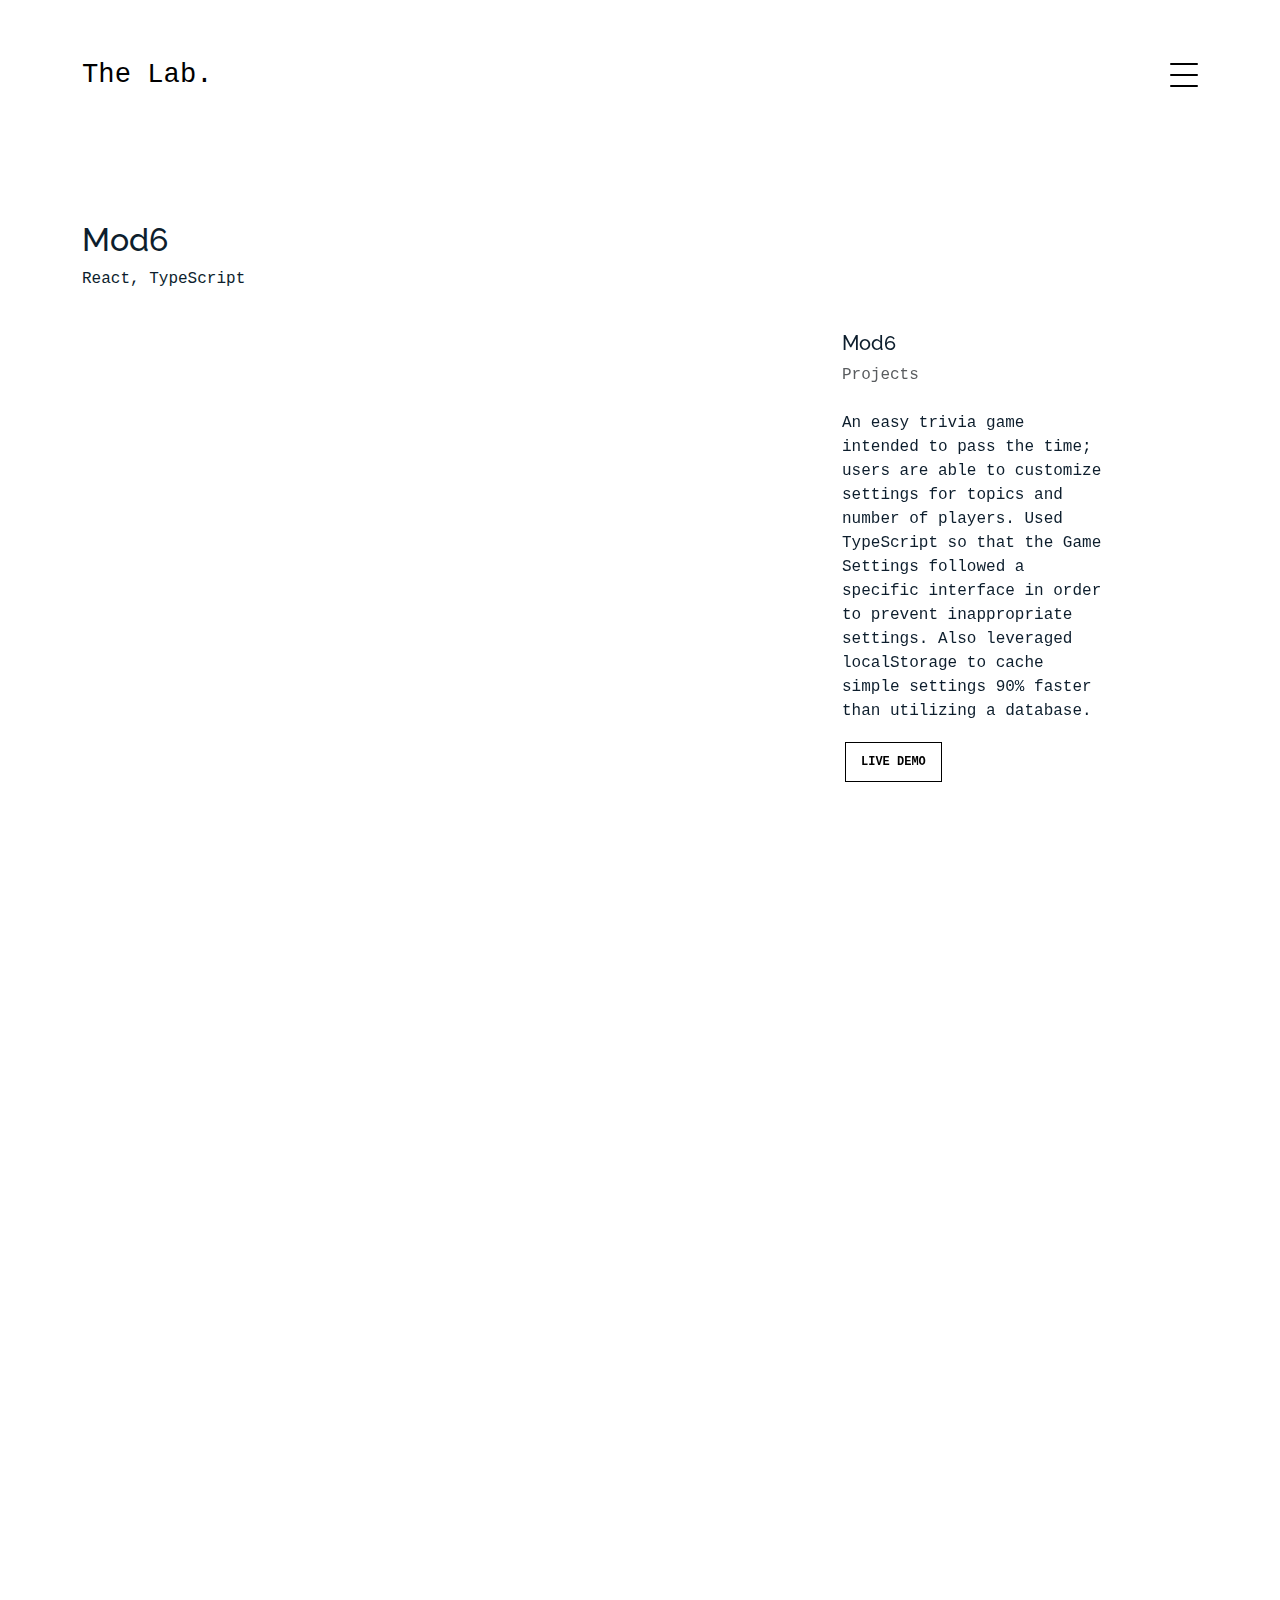
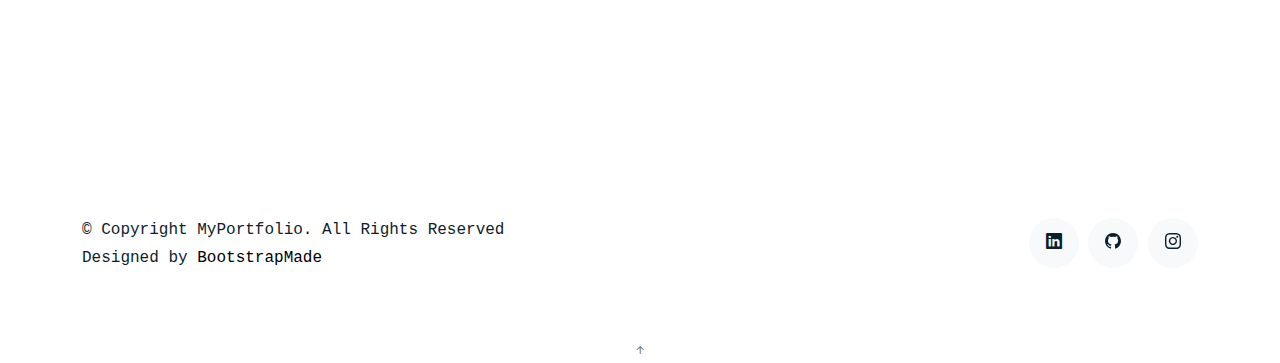
<file: mod6.html>
<!DOCTYPE html>
<html lang="en">

<head>
  <meta charset="utf-8">
  <meta content="width=device-width, initial-scale=1.0" name="viewport">

  <title>Projects - Mod6</title>
  <meta content="" name="description">
  <meta content="" name="keywords">

  <!-- Favicons -->
  <link href="assets/img/logo-jc.png" rel="icon">
  <link href="assets/img/logo-jc.png" rel="icon">

  <!-- Google Fonts -->
  <link href="https://fonts.googleapis.com/css?family=https://fonts.googleapis.com/css?family=Inconsolata:400,500,600,700|Raleway:400,400i,500,500i,600,600i,700,700i" rel="stylesheet">

  <!-- Vendor CSS Files -->
  <link href="assets/vendor/aos/aos.css" rel="stylesheet">
  <link href="assets/vendor/bootstrap/css/bootstrap.min.css" rel="stylesheet">
  <link href="assets/vendor/bootstrap-icons/bootstrap-icons.css" rel="stylesheet">
  <link href="assets/vendor/swiper/swiper-bundle.min.css" rel="stylesheet">

  <!-- Template Main CSS File -->
  <link href="assets/css/style.css" rel="stylesheet">

  <!-- =======================================================
  * Template Name: MyPortfolio
  * Updated: Sep 18 2023 with Bootstrap v5.3.2
  * Template URL: https://bootstrapmade.com/myportfolio-bootstrap-portfolio-website-template/
  * Author: BootstrapMade.com
  * License: https://bootstrapmade.com/license/
  ======================================================== -->
</head>

<body>

  <!-- ======= Navbar ======= -->
  <div class="collapse navbar-collapse custom-navmenu" id="main-navbar">
    <div class="container py-2 py-md-5">
      <div class="row align-items-start">
        <div class="col-md-2">
          <ul class="custom-menu">
            <li class="active"><a href="index.html">Home</a></li>
            <li><a href="about.html">About Me</a></li>
            <li><a href="assets/pdf/JChong_Resume.pdf">Resume</a></li>
            <li><a href="https://jealous-satellite-067.notion.site/COFFEEMEETSJOHN-98ffa6633ba94388aa1af3eb2f56cfff">Coffee</a></li>
            <!-- <li><a href="contact.html">Contact</a></li> -->
          </ul>
        </div>
        <div class="col-md-6 d-none d-md-block  mr-auto">
          <div class="tweet d-flex">
            <span class="bi bi-book-half text-white mt-2 mr-3"></span>
            <div>
              <p><em>"So, whether you eat or drink, or whatever you do, do all to the glory of God."<br> <a href="https://www.biblegateway.com/passage/?search=1+Corinthians+10&version=ESV">&mdash;1 Corinthians 10:31</a></em></p>
            </div>
          </div>
        </div>
        <div class="col-md-4 d-none d-md-block">
          <h3>Contact Me</h3>
          <p>
            Email: johnchong.99.17@gmail.com
            <br> LinkedIn: <a href="https://www.linkedin.com/in/johnchong1999/"> @johnchong1999</a>
            <br> Github: <a href="https://github.com/johny-chongy"> @johny-chongy</a>
            <br> Instagram: <a href="https://www.instagram.com/johny_chongy/"> @johny_chongy</a>
          </p>
        </div>
      </div>

    </div>
  </div>

  <nav class="navbar navbar-light custom-navbar">
    <div class="container">
      <a class="navbar-brand" href="index.html">The Lab.</a>
      <a href="#" class="burger" data-bs-toggle="collapse" data-bs-target="#main-navbar">
        <span></span>
      </a>
    </div>
  </nav>

  <main id="main">

    <section class="section">
      <div class="container">
        <div class="row mb-4 align-items-center">
          <div class="col-md-6" data-aos="fade-up">
            <h2>Mod6</h2>
            <p>React, TypeScript</p>
          </div>
        </div>
      </div>

      <div class="site-section pb-0">
        <div class="container">
          <div class="row align-items-stretch">
            <div class="col-md-8" data-aos="fade-up">
              <div style="position: relative; padding-bottom: 43.958333333333336%; height: 0;"><iframe src="https://www.loom.com/embed/68ee9689d5b348058d28d18988e3a673?sid=a8807857-8881-4a42-95f0-3aa09756d5ba" frameborder="0" webkitallowfullscreen mozallowfullscreen allowfullscreen style="position: absolute; top: 0; left: 0; width: 100%; height: 100%;"></iframe></div>
              <!-- <img src="assets/img/mod6.png" alt="Image" class="img-fluid"> -->
            </div>
            <div class="col-md-3 ml-auto" data-aos="fade-up" data-aos-delay="100">
              <div class="sticky-content">
                <h3 class="h3">Mod6</h3>
                <p class="mb-4"><span class="text-muted">Projects</span></p>

                <div class="mb-5">
                  <p>
                    An easy trivia game intended to pass the time; users are able
                    to customize settings for topics and number of players. Used
                    TypeScript so that the Game Settings followed a specific interface
                    in order to prevent inappropriate settings. Also leveraged localStorage
                    to cache simple settings 90% faster than utilizing a database.
                  </p>
                  <p><a href="https://mod6y.surge.sh/" class="readmore">Live Demo</a></p>
                </div>
              </div>
            </div>
          </div>
          <div data-aos="fade-up" data-aos-delay="100">
            <h4 class="h4 mb-1">Future Ideas</h4>
            <ul class="list-unstyled list-line mb-4">
              <li>Incorporate trivia API to ask specific trivia questions</li>
              <li>Add a customizable timer for each turn</li>
              <li>Smoother transitions for card drawing</li>
              <li>Create an optional score tracker</li>
            </ul>
          </div>
        </div>
    </section>

    <!-- ======= Testimonials Section ======= -->
    <section class="section pt-0">
      <div class="container">

        <div class="testimonials-slider swiper" data-aos="fade-up" data-aos-delay="100">
          <div class="swiper-wrapper">

            <div class="swiper-slide">
              <div class="testimonial-wrap">
                <div class="testimonial">
                  <h4>
                    Utilizing useEffect hook to retrieve current Game State
                  </h4>
                  <pre>
                    <code>
                    <b>useEffect(function retrieveGameState()</b> {
                        console.log('useEffect');
                        async function startGame() {
                            const localGameState = localStorage.getItem('gameState') || '';
                            if (localGameState !== '') {
                                const parsedGameState = JSON.parse(localGameState);
                                const remainingStart = parsedGameState.remaining === 0 ? -1 : parsedGameState.remaining;
                                setGameState(state => ({
                                    ...parsedGameState,
                                    remaining: remainingStart
                                }));
                                setIsLoading(false);
                            }

                            setIsLoading(false);
                        }
                        startGame();
                    }, []);
                    </code>
                  </pre>
                </div>
              </div>
            </div><!-- End testimonial item -->

            <div class="swiper-slide">
              <div class="testimonial-wrap">
                <div class="testimonial">
                  <h4>
                    Utilizing useEffect hook to retrieve Game Settings from localStorage
                  </h4>
                  <pre>
                    <code>
                    <b>useEffect(function updateGameSettings() </b>{
                        function getGameSettings() {
                            const localStorageSetting = localStorage.getItem('settings') || '';
                            console.log("localStorage:", localStorageSetting);
                            if (localStorageSetting === '') {
                                localStorage.setItem('settings', JSON.stringify(DEFAULT_SETTINGS));
                                setIsLoading(false);
                                return;
                            }
                            setGameSettings(JSON.parse(localStorageSetting));
                            setIsLoading(false);
                        }
                        getGameSettings();
                    }, []);
                    </code>
                  </pre>
                </div>
              </div>
            </div><!-- End testimonial item -->

          </div>
          <div class="swiper-pagination"></div>
        </div>

      </div>
    </section><!-- End Testimonials Section -->

  </main><!-- End #main -->

  <!-- ======= Footer ======= -->
  <footer class="footer" role="contentinfo">
    <div class="container">
      <div class="row">
        <div class="col-sm-6">
          <p class="mb-1">&copy; Copyright MyPortfolio. All Rights Reserved</p>
          <div class="credits">
            <!--
            All the links in the footer should remain intact.
            You can delete the links only if you purchased the pro version.
            Licensing information: https://bootstrapmade.com/license/
            Purchase the pro version with working PHP/AJAX contact form: https://bootstrapmade.com/buy/?theme=MyPortfolio
          -->
            Designed by <a href="https://bootstrapmade.com/">BootstrapMade</a>
          </div>
        </div>
        <div class="col-sm-6 social text-md-end">
          <!-- <a href="johnchong.99.17@gmail.com"><span class="bi bi-envelope-at"></span></a> -->
          <a href="https://www.linkedin.com/in/johnchong1999/"><span class="bi bi-linkedin"></span></a>
          <a href="https://github.com/johny-chongy"><span class="bi bi-github"></span></a>
          <a href="https://www.instagram.com/johny_chongy/"><span class="bi bi-instagram"></span></a>
        </div>
      </div>
    </div>
  </footer>

  <a href="#" class="back-to-top d-flex align-items-center justify-content-center"><i class="bi bi-arrow-up-short"></i></a>

  <!-- Vendor JS Files -->
  <script src="assets/vendor/aos/aos.js"></script>
  <script src="assets/vendor/bootstrap/js/bootstrap.bundle.min.js"></script>
  <script src="assets/vendor/isotope-layout/isotope.pkgd.min.js"></script>
  <script src="assets/vendor/swiper/swiper-bundle.min.js"></script>
  <script src="assets/vendor/php-email-form/validate.js"></script>

  <!-- Template Main JS File -->
  <script src="assets/js/main.js"></script>

</body>

</html>
</file>
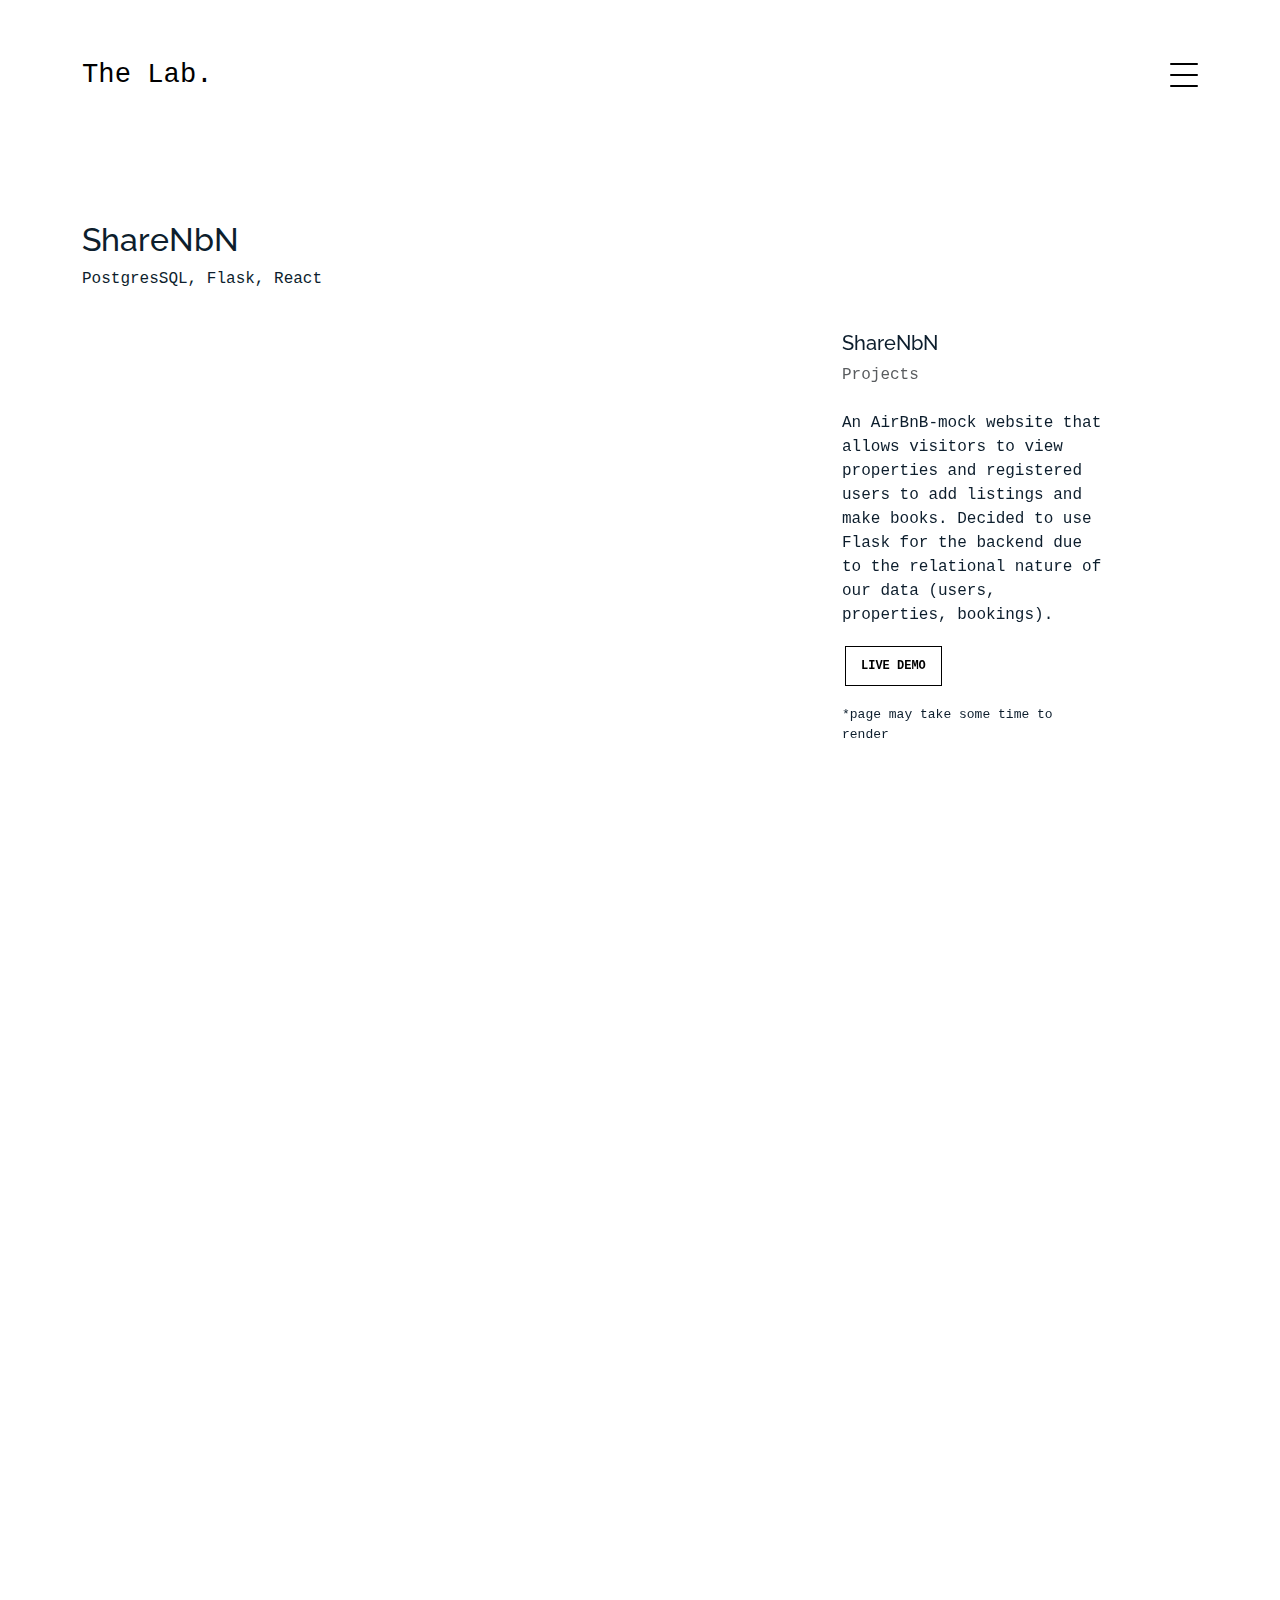
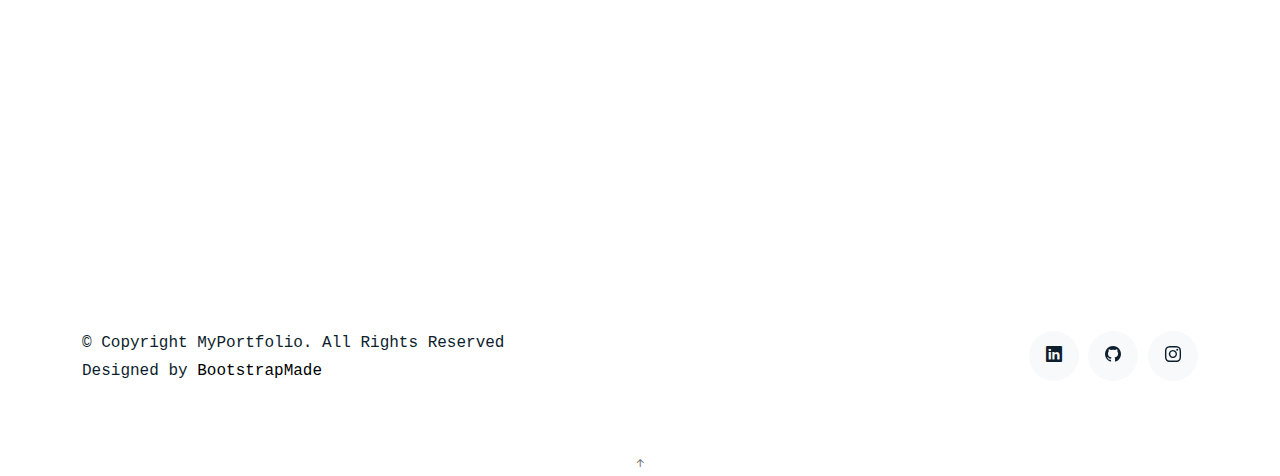
<file: sharenbn.html>
<!DOCTYPE html>
<html lang="en">

<head>
  <meta charset="utf-8">
  <meta content="width=device-width, initial-scale=1.0" name="viewport">

  <title>Projects - ShareNbN</title>
  <meta content="" name="description">
  <meta content="" name="keywords">

  <!-- Favicons -->
  <link href="assets/img/logo-jc.png" rel="icon">
  <link href="assets/img/logo-jc.png" rel="icon">

  <!-- Google Fonts -->
  <link href="https://fonts.googleapis.com/css?family=https://fonts.googleapis.com/css?family=Inconsolata:400,500,600,700|Raleway:400,400i,500,500i,600,600i,700,700i" rel="stylesheet">

  <!-- Vendor CSS Files -->
  <link href="assets/vendor/aos/aos.css" rel="stylesheet">
  <link href="assets/vendor/bootstrap/css/bootstrap.min.css" rel="stylesheet">
  <link href="assets/vendor/bootstrap-icons/bootstrap-icons.css" rel="stylesheet">
  <link href="assets/vendor/swiper/swiper-bundle.min.css" rel="stylesheet">

  <!-- Template Main CSS File -->
  <link href="assets/css/style.css" rel="stylesheet">

  <!-- =======================================================
  * Template Name: MyPortfolio
  * Updated: Sep 18 2023 with Bootstrap v5.3.2
  * Template URL: https://bootstrapmade.com/myportfolio-bootstrap-portfolio-website-template/
  * Author: BootstrapMade.com
  * License: https://bootstrapmade.com/license/
  ======================================================== -->
</head>

<body>

  <!-- ======= Navbar ======= -->
  <div class="collapse navbar-collapse custom-navmenu" id="main-navbar">
    <div class="container py-2 py-md-5">
      <div class="row align-items-start">
        <div class="col-md-2">
          <ul class="custom-menu">
            <li class="active"><a href="index.html">Home</a></li>
            <li><a href="about.html">About Me</a></li>
            <li><a href="assets/pdf/JChong_Resume.pdf">Resume</a></li>
            <li><a href="https://jealous-satellite-067.notion.site/COFFEEMEETSJOHN-98ffa6633ba94388aa1af3eb2f56cfff">Coffee</a></li>
            <!-- <li><a href="contact.html">Contact</a></li> -->
          </ul>
        </div>
        <div class="col-md-6 d-none d-md-block  mr-auto">
          <div class="tweet d-flex">
            <span class="bi bi-book-half text-white mt-2 mr-3"></span>
            <div>
              <p><em>"For whoever would save his life will lose it, but whoever loses his life for my sake and the gospel's will save it.
                For what does it profit a man to gain the whole world and forfeit his soul?<br> <a href="https://www.biblegateway.com/passage/?search=Mark%208&version=ESV">&mdash;Mark 8:35-36</a></em></p>
            </div>
          </div>
        </div>
        <div class="col-md-4 d-none d-md-block">
          <h3>Contact Me</h3>
          <p>
            Email: <a href="johnchong.99.17@gmail.com">johnchong.99.17@gmail.com</a>
            <br> LinkedIn: <a href="https://www.linkedin.com/in/johnchong1999/"> @johnchong1999</a>
            <br> Github: <a href="https://github.com/johny-chongy"> @johny-chongy</a>
            <br> Instagram: <a href="https://www.instagram.com/johny_chongy/"> @johny_chongy</a>
          </p>
        </div>
      </div>

    </div>
  </div>

  <nav class="navbar navbar-light custom-navbar">
    <div class="container">
      <a class="navbar-brand" href="index.html">The Lab.</a>
      <a href="#" class="burger" data-bs-toggle="collapse" data-bs-target="#main-navbar">
        <span></span>
      </a>
    </div>
  </nav>

  <main id="main">

    <section class="section">
      <div class="container">
        <div class="row mb-4 align-items-center">
          <div class="col-md-6" data-aos="fade-up">
            <h2>ShareNbN</h2>
            <p>PostgresSQL, Flask, React</p>
          </div>
        </div>
      </div>

      <div class="site-section pb-0">
        <div class="container">
          <div class="row align-items-stretch">
            <div class="col-md-8" data-aos="fade-up">
              <!-- <img src="assets/img/warbler.png" alt="Image" class="img-fluid"> -->
              <div style="position: relative; padding-bottom: 44%; height: 0;"><iframe src="https://www.loom.com/embed/0636ddd0d5d048cdb182b368798de3bb?sid=c9e88751-37cf-4e1b-9a7f-7d26ec1d93e5" frameborder="0" webkitallowfullscreen mozallowfullscreen allowfullscreen style="position: absolute; top: 0; left: 0; width: 100%; height: 100%;"></iframe></div>
            </div>
            <div class="col-md-3 ml-auto" data-aos="fade-up" data-aos-delay="100">
              <div class="sticky-content">
                <h3 class="h3">ShareNbN</h3>
                <p class="mb-4"><span class="text-muted">Projects</span></p>

                <div class="mb-5">
                  <p>
                    An AirBnB-mock website that allows visitors to view properties and
                    registered users to add listings and make books. Decided to use Flask
                    for the backend due to the relational nature of our data (users, properties, bookings).
                  </p>
                  <p><a href="https://sharenbn-demo-jc.surge.sh/" class="readmore">Live Demo</a></p>
                  <p style="font-size: small;">*page may take some time to render</p>
                </div>
              </div>
            </div>
          </div>
          <div data-aos="fade-up" data-aos-delay="100">
            <h4 class="h4 mb-4">Future Ideas</h4>
            <ul class="list-unstyled list-line mb-4">
              <li>Incorporate tags for properties for searches</li>
              <li>Integrate geographical API for mapping</li>
              <li>Allow more data points for property listings</li>
            </ul>
          </div>
        </div>
    </section>

    <!-- ======= Testimonials Section ======= -->
    <section class="section pt-0">
      <div class="container">

        <div class="testimonials-slider swiper" data-aos="fade-up" data-aos-delay="100">
          <div class="swiper-wrapper">

            <div class="swiper-slide">
              <div class="testimonial-wrap">
                <div class="testimonial">
                  <h4>
                    Booking class method to validate input booking date endpoints.
                  </h4>
                  <pre>
                    <code>
                      @classmethod
                      <b>def verify_dates(cls, start_date, end_date, property_id, booking_id=None)</b>:
                          """Verifies:
                                  -start_date < end_date
                                  -dates do not coincide with any other booking dates
                          """
                          if (start_date > end_date):
                              raise ValueError()

                          property_bookings = Property.query.get_or_404(property_id).bookings
                          filtered_bookings = [b_filter for b_filter in property_bookings
                                               if b_filter.id != booking_id]

                          dates_validated = all(
                                  ((start_date < b.start_date and end_date < b.start_date) or
                                  (start_date > b.end_date and end_date > b.end_date))
                                      for b in filtered_bookings
                                        )

                          if (not dates_validated):
                              raise MemoryError()

                          return dates_validated
                    </code>
                  </pre>
                </div>
              </div>
            </div><!-- End testimonial item -->

            <div class="swiper-slide">
              <div class="testimonial-wrap">
                <div class="testimonial">
                  <h4>
                    Leveraging AWS S3 for image file storage.
                  </h4>
                  <pre>
                    <code>
                      class Aws():
                      """Class for AWS methods"""

                      @classmethod
                      <b>def get_file_url(cls, file_name)</b>:
                          try:
                              # Generate a pre-signed URL for the file
                              url = s3.generate_presigned_url('get_object',
                                                              Params={'Bucket': AWS_BUCKET_NAME,
                                                                      'Key': file_name})
                              return url
                          except botocore.exceptions.NoCredentialsError:
                              return 'Error: AWS credentials not found.', 500
                          except botocore.exceptions.ParamValidationError:
                              return 'Error: Invalid bucket or file name.', 400
                          except botocore.exceptions.ClientError as e:
                              if e.response['Error']['Code'] == 'NoSuchKey':
                                  return 'Error: File not found.', 404
                              else:
                                  return 'Error: Failed to retrieve file URL.', 500

                      @classmethod
                      <b>def upload_file(cls, file)</b>:
                          file_name = file.filename
                          s3.upload_fileobj(file, AWS_BUCKET_NAME, file_name,ExtraArgs={'ContentType': "image/jpeg"})
                          return file_name
                    </code>
                  </pre>
                </div>
              </div>
            </div><!-- End testimonial item -->

          </div>
          <div class="swiper-pagination"></div>
        </div>

      </div>
    </section><!-- End Testimonials Section -->

  </main><!-- End #main -->

  <!-- ======= Footer ======= -->
  <footer class="footer" role="contentinfo">
    <div class="container">
      <div class="row">
        <div class="col-sm-6">
          <p class="mb-1">&copy; Copyright MyPortfolio. All Rights Reserved</p>
          <div class="credits">
            <!--
            All the links in the footer should remain intact.
            You can delete the links only if you purchased the pro version.
            Licensing information: https://bootstrapmade.com/license/
            Purchase the pro version with working PHP/AJAX contact form: https://bootstrapmade.com/buy/?theme=MyPortfolio
          -->
            Designed by <a href="https://bootstrapmade.com/">BootstrapMade</a>
          </div>
        </div>
        <div class="col-sm-6 social text-md-end">
          <!-- <a href="johnchong.99.17@gmail.com"><span class="bi bi-envelope-at"></span></a> -->
          <a href="https://www.linkedin.com/in/johnchong1999/"><span class="bi bi-linkedin"></span></a>
          <a href="https://github.com/johny-chongy"><span class="bi bi-github"></span></a>
          <a href="https://www.instagram.com/johny_chongy/"><span class="bi bi-instagram"></span></a>
        </div>
      </div>
    </div>
  </footer>

  <a href="#" class="back-to-top d-flex align-items-center justify-content-center"><i class="bi bi-arrow-up-short"></i></a>

  <!-- Vendor JS Files -->
  <script src="assets/vendor/aos/aos.js"></script>
  <script src="assets/vendor/bootstrap/js/bootstrap.bundle.min.js"></script>
  <script src="assets/vendor/isotope-layout/isotope.pkgd.min.js"></script>
  <script src="assets/vendor/swiper/swiper-bundle.min.js"></script>
  <script src="assets/vendor/php-email-form/validate.js"></script>

  <!-- Template Main JS File -->
  <script src="assets/js/main.js"></script>

</body>

</html>
</file>
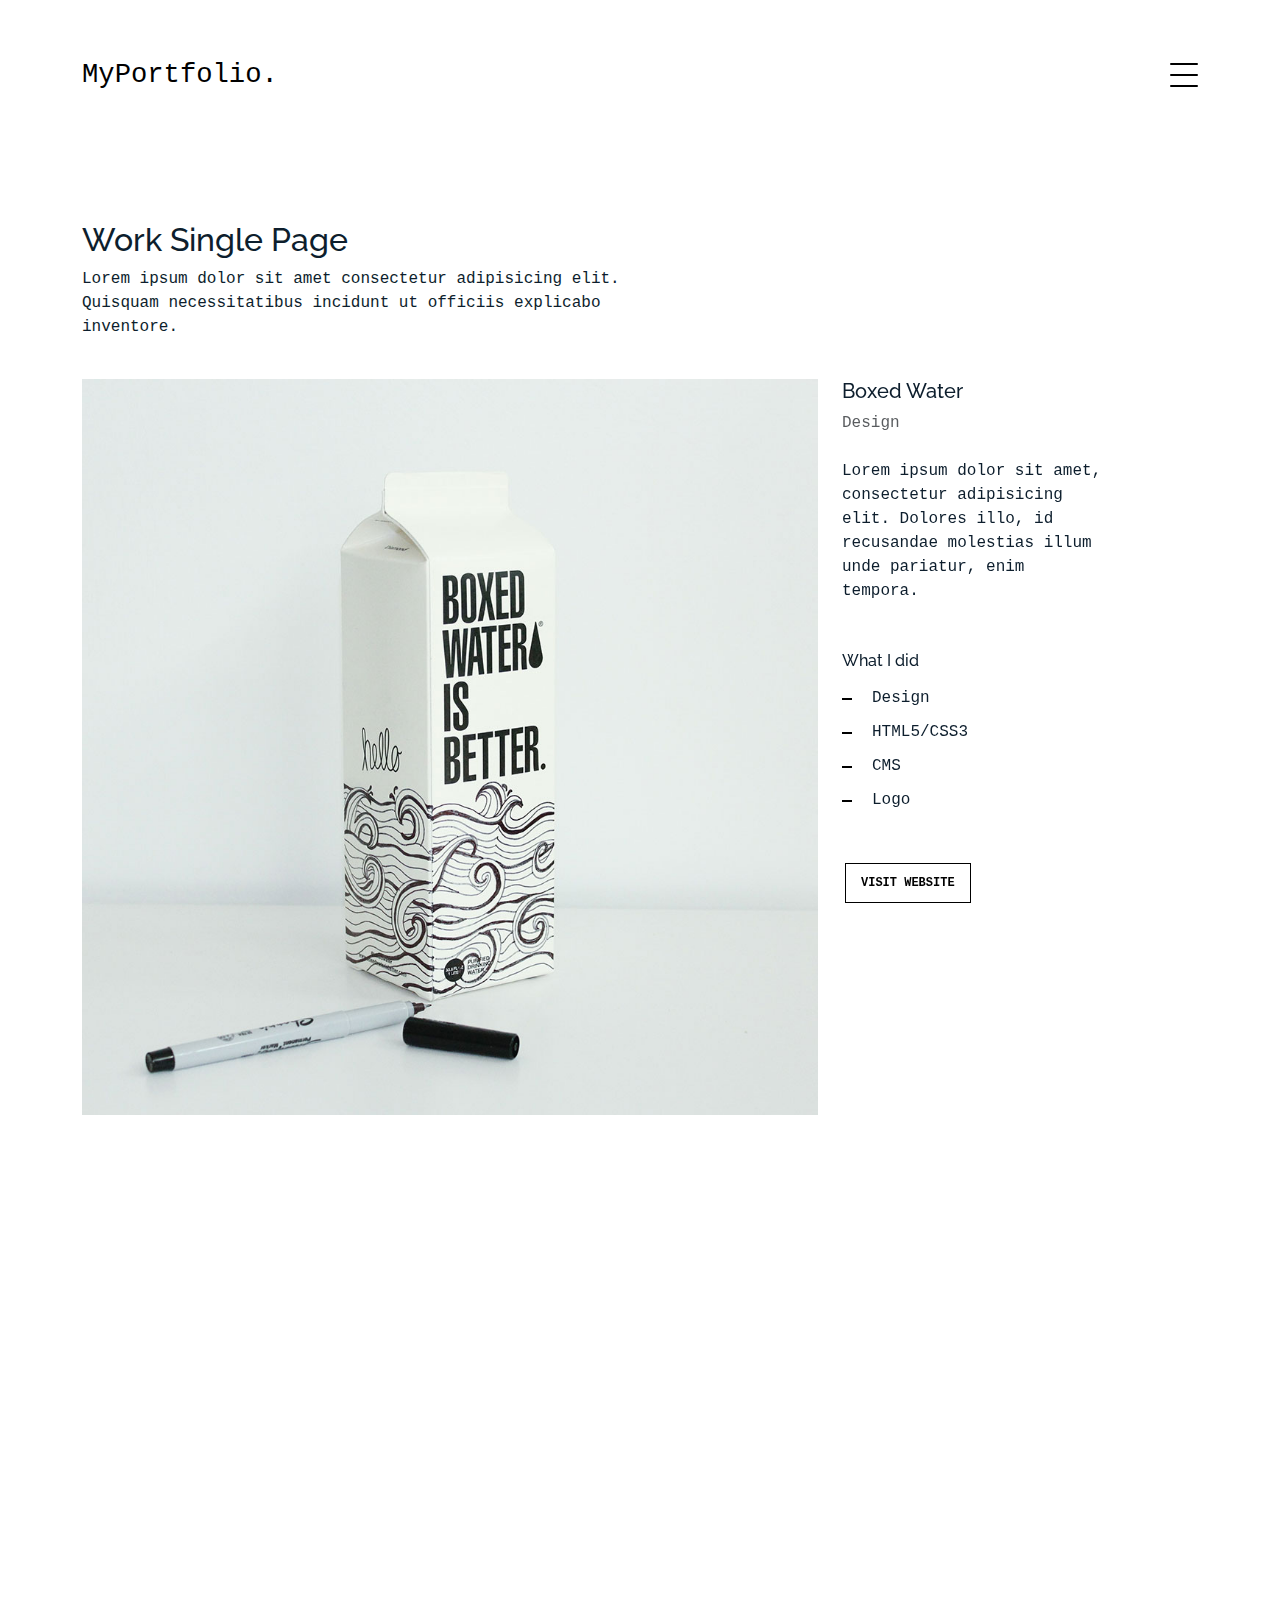
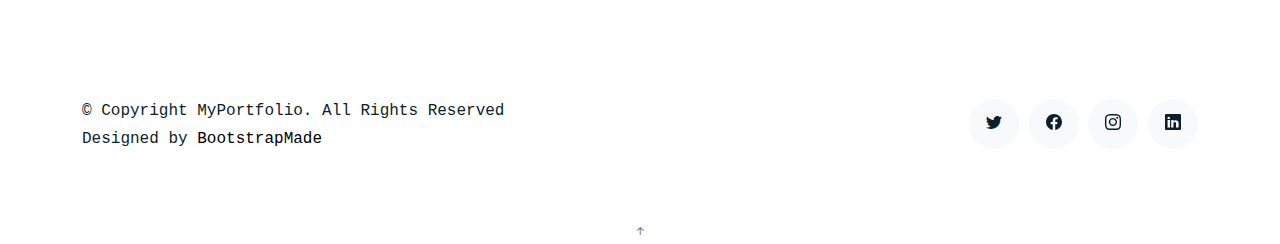
<file: work-single.html>
<!DOCTYPE html>
<html lang="en">

<head>
  <meta charset="utf-8">
  <meta content="width=device-width, initial-scale=1.0" name="viewport">

  <title>MyPortfolio Bootstrap Template - Work Single</title>
  <meta content="" name="description">
  <meta content="" name="keywords">

  <!-- Favicons -->
  <link href="assets/img/favicon.png" rel="icon">
  <link href="assets/img/apple-touch-icon.png" rel="apple-touch-icon">

  <!-- Google Fonts -->
  <link href="https://fonts.googleapis.com/css?family=https://fonts.googleapis.com/css?family=Inconsolata:400,500,600,700|Raleway:400,400i,500,500i,600,600i,700,700i" rel="stylesheet">

  <!-- Vendor CSS Files -->
  <link href="assets/vendor/aos/aos.css" rel="stylesheet">
  <link href="assets/vendor/bootstrap/css/bootstrap.min.css" rel="stylesheet">
  <link href="assets/vendor/bootstrap-icons/bootstrap-icons.css" rel="stylesheet">
  <link href="assets/vendor/swiper/swiper-bundle.min.css" rel="stylesheet">

  <!-- Template Main CSS File -->
  <link href="assets/css/style.css" rel="stylesheet">

  <!-- =======================================================
  * Template Name: MyPortfolio
  * Updated: Sep 18 2023 with Bootstrap v5.3.2
  * Template URL: https://bootstrapmade.com/myportfolio-bootstrap-portfolio-website-template/
  * Author: BootstrapMade.com
  * License: https://bootstrapmade.com/license/
  ======================================================== -->
</head>

<body>

  <!-- ======= Navbar ======= -->
  <div class="collapse navbar-collapse custom-navmenu" id="main-navbar">
    <div class="container py-2 py-md-5">
      <div class="row align-items-start">
        <div class="col-md-2">
          <ul class="custom-menu">
            <li><a href="index.html">Home</a></li>
            <li><a href="about.html">About Me</a></li>
            <li><a href="services.html">Services</a></li>
            <li class="active"><a href="works.html">Works</a></li>
            <li><a href="contact.html">Contact</a></li>
          </ul>
        </div>
        <div class="col-md-6 d-none d-md-block  mr-auto">
          <div class="tweet d-flex">
            <span class="bi bi-twitter text-white mt-2 mr-3"></span>
            <div>
              <p><em>Lorem ipsum dolor sit amet consectetur adipisicing elit. Quisquam necessitatibus incidunt ut officiis explicabo inventore. <br> <a href="#">t.co/v82jsk</a></em></p>
            </div>
          </div>
        </div>
        <div class="col-md-4 d-none d-md-block">
          <h3>Hire Me</h3>
          <p>Lorem ipsum dolor sit amet consectetur adipisicing elit. Quisquam necessitatibus incidunt ut officiisexplicabo inventore. <br> <a href="#">myemail@gmail.com</a></p>
        </div>
      </div>

    </div>
  </div>

  <nav class="navbar navbar-light custom-navbar">
    <div class="container">
      <a class="navbar-brand" href="index.html">MyPortfolio.</a>
      <a href="#" class="burger" data-bs-toggle="collapse" data-bs-target="#main-navbar">
        <span></span>
      </a>
    </div>
  </nav>

  <main id="main">

    <section class="section">
      <div class="container">
        <div class="row mb-4 align-items-center">
          <div class="col-md-6" data-aos="fade-up">
            <h2>Work Single Page</h2>
            <p>Lorem ipsum dolor sit amet consectetur adipisicing elit. Quisquam necessitatibus incidunt ut officiis explicabo inventore.</p>
          </div>
        </div>
      </div>

      <div class="site-section pb-0">
        <div class="container">
          <div class="row align-items-stretch">
            <div class="col-md-8" data-aos="fade-up">
              <img src="assets/img/img_1_big.jpg" alt="Image" class="img-fluid">
            </div>
            <div class="col-md-3 ml-auto" data-aos="fade-up" data-aos-delay="100">
              <div class="sticky-content">
                <h3 class="h3">Boxed Water</h3>
                <p class="mb-4"><span class="text-muted">Design</span></p>

                <div class="mb-5">
                  <p>Lorem ipsum dolor sit amet, consectetur adipisicing elit. Dolores illo, id recusandae molestias
                    illum unde pariatur, enim tempora.</p>

                </div>

                <h4 class="h4 mb-3">What I did</h4>
                <ul class="list-unstyled list-line mb-5">
                  <li>Design</li>
                  <li>HTML5/CSS3</li>
                  <li>CMS</li>
                  <li>Logo</li>
                </ul>

                <p><a href="#" class="readmore">Visit Website</a></p>
              </div>
            </div>
          </div>
        </div>
    </section>

    <!-- ======= Testimonials Section ======= -->
    <section class="section pt-0">
      <div class="container">

        <div class="testimonials-slider swiper" data-aos="fade-up" data-aos-delay="100">
          <div class="swiper-wrapper">

            <div class="swiper-slide">
              <div class="testimonial-wrap">
                <div class="testimonial">
                  <img src="assets/img/person_1.jpg" alt="Image" class="img-fluid">
                  <blockquote>
                    <p>Lorem ipsum dolor sit amet consectetur adipisicing elit. Quisquam necessitatibus incidunt ut officiis
                      explicabo inventore.</p>
                  </blockquote>
                  <p>&mdash; Jean Hicks</p>
                </div>
              </div>
            </div><!-- End testimonial item -->

            <div class="swiper-slide">
              <div class="testimonial-wrap">
                <div class="testimonial">
                  <img src="assets/img/person_2.jpg" alt="Image" class="img-fluid">
                  <blockquote>
                    <p>Lorem ipsum dolor sit amet consectetur adipisicing elit. Quisquam necessitatibus incidunt ut officiis
                      explicabo inventore.</p>
                  </blockquote>
                  <p>&mdash; Chris Stanworth</p>
                </div>
              </div>
            </div><!-- End testimonial item -->

          </div>
          <div class="swiper-pagination"></div>
        </div>

      </div>
    </section><!-- End Testimonials Section -->

  </main><!-- End #main -->

  <!-- ======= Footer ======= -->
  <footer class="footer" role="contentinfo">
    <div class="container">
      <div class="row">
        <div class="col-sm-6">
          <p class="mb-1">&copy; Copyright MyPortfolio. All Rights Reserved</p>
          <div class="credits">
            <!--
            All the links in the footer should remain intact.
            You can delete the links only if you purchased the pro version.
            Licensing information: https://bootstrapmade.com/license/
            Purchase the pro version with working PHP/AJAX contact form: https://bootstrapmade.com/buy/?theme=MyPortfolio
          -->
            Designed by <a href="https://bootstrapmade.com/">BootstrapMade</a>
          </div>
        </div>
        <div class="col-sm-6 social text-md-end">
          <a href="#"><span class="bi bi-twitter"></span></a>
          <a href="#"><span class="bi bi-facebook"></span></a>
          <a href="#"><span class="bi bi-instagram"></span></a>
          <a href="#"><span class="bi bi-linkedin"></span></a>
        </div>
      </div>
    </div>
  </footer>

  <a href="#" class="back-to-top d-flex align-items-center justify-content-center"><i class="bi bi-arrow-up-short"></i></a>

  <!-- Vendor JS Files -->
  <script src="assets/vendor/aos/aos.js"></script>
  <script src="assets/vendor/bootstrap/js/bootstrap.bundle.min.js"></script>
  <script src="assets/vendor/isotope-layout/isotope.pkgd.min.js"></script>
  <script src="assets/vendor/swiper/swiper-bundle.min.js"></script>
  <script src="assets/vendor/php-email-form/validate.js"></script>

  <!-- Template Main JS File -->
  <script src="assets/js/main.js"></script>

</body>

</html>
</file>
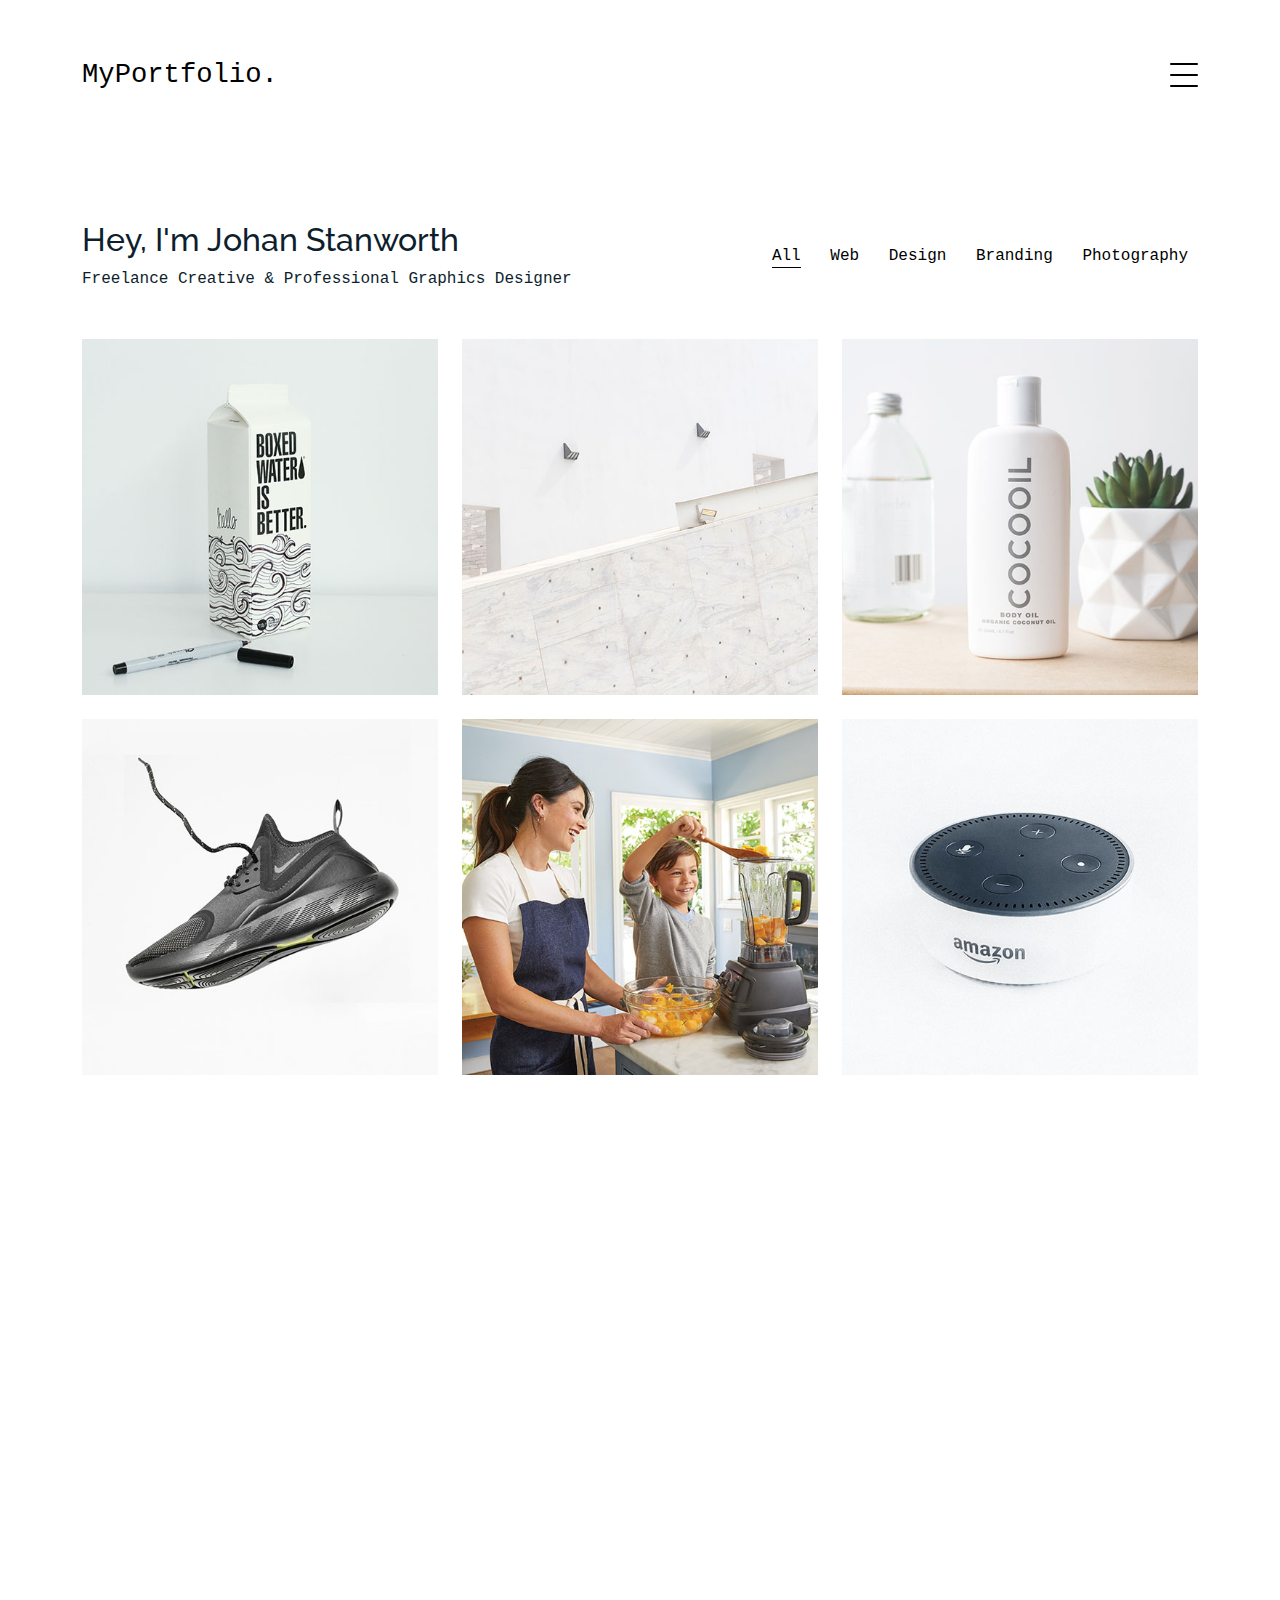
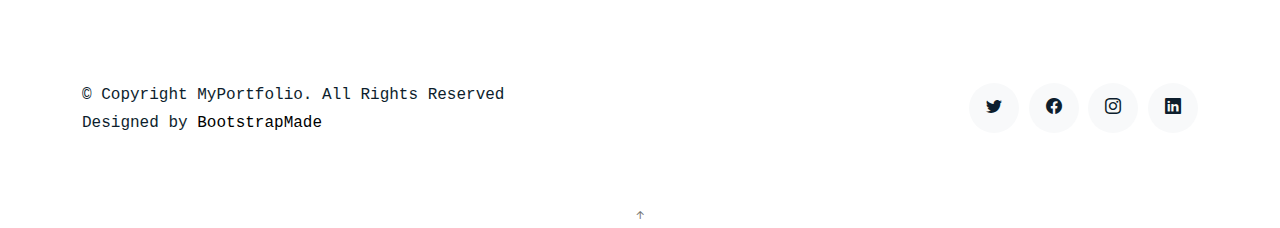
<file: works.html>
<!DOCTYPE html>
<html lang="en">

<head>
  <meta charset="utf-8">
  <meta content="width=device-width, initial-scale=1.0" name="viewport">

  <title>MyPortfolio Bootstrap Template - Works</title>
  <meta content="" name="description">
  <meta content="" name="keywords">

  <!-- Favicons -->
  <link href="assets/img/favicon.png" rel="icon">
  <link href="assets/img/apple-touch-icon.png" rel="apple-touch-icon">

  <!-- Google Fonts -->
  <link href="https://fonts.googleapis.com/css?family=https://fonts.googleapis.com/css?family=Inconsolata:400,500,600,700|Raleway:400,400i,500,500i,600,600i,700,700i" rel="stylesheet">

  <!-- Vendor CSS Files -->
  <link href="assets/vendor/aos/aos.css" rel="stylesheet">
  <link href="assets/vendor/bootstrap/css/bootstrap.min.css" rel="stylesheet">
  <link href="assets/vendor/bootstrap-icons/bootstrap-icons.css" rel="stylesheet">
  <link href="assets/vendor/swiper/swiper-bundle.min.css" rel="stylesheet">

  <!-- Template Main CSS File -->
  <link href="assets/css/style.css" rel="stylesheet">

  <!-- =======================================================
  * Template Name: MyPortfolio
  * Updated: Sep 18 2023 with Bootstrap v5.3.2
  * Template URL: https://bootstrapmade.com/myportfolio-bootstrap-portfolio-website-template/
  * Author: BootstrapMade.com
  * License: https://bootstrapmade.com/license/
  ======================================================== -->
</head>

<body>

  <!-- ======= Navbar ======= -->
  <div class="collapse navbar-collapse custom-navmenu" id="main-navbar">
    <div class="container py-2 py-md-5">
      <div class="row align-items-start">
        <div class="col-md-2">
          <ul class="custom-menu">
            <li><a href="index.html">Home</a></li>
            <li><a href="about.html">About Me</a></li>
            <li><a href="services.html">Services</a></li>
            <li class="active"><a href="works.html">Works</a></li>
            <li><a href="contact.html">Contact</a></li>
          </ul>
        </div>
        <div class="col-md-6 d-none d-md-block  mr-auto">
          <div class="tweet d-flex">
            <span class="bi bi-twitter text-white mt-2 mr-3"></span>
            <div>
              <p><em>Lorem ipsum dolor sit amet consectetur adipisicing elit. Quisquam necessitatibus incidunt ut officiis explicabo inventore. <br> <a href="#">t.co/v82jsk</a></em></p>
            </div>
          </div>
        </div>
        <div class="col-md-4 d-none d-md-block">
          <h3>Hire Me</h3>
          <p>Lorem ipsum dolor sit amet consectetur adipisicing elit. Quisquam necessitatibus incidunt ut officiisexplicabo inventore. <br> <a href="#">myemail@gmail.com</a></p>
        </div>
      </div>

    </div>
  </div>

  <nav class="navbar navbar-light custom-navbar">
    <div class="container">
      <a class="navbar-brand" href="index.html">MyPortfolio.</a>
      <a href="#" class="burger" data-bs-toggle="collapse" data-bs-target="#main-navbar">
        <span></span>
      </a>
    </div>
  </nav>

  <main id="main">

    <!-- ======= Works Section ======= -->
    <section class="section site-portfolio">
      <div class="container">
        <div class="row mb-5 align-items-center">
          <div class="col-md-12 col-lg-6 mb-4 mb-lg-0" data-aos="fade-up">
            <h2>Hey, I'm Johan Stanworth</h2>
            <p class="mb-0">Freelance Creative &amp; Professional Graphics Designer</p>
          </div>
          <div class="col-md-12 col-lg-6 text-start text-lg-end" data-aos="fade-up" data-aos-delay="100">
            <div id="filters" class="filters">
              <a href="#" data-filter="*" class="active">All</a>
              <a href="#" data-filter=".web">Web</a>
              <a href="#" data-filter=".design">Design</a>
              <a href="#" data-filter=".branding">Branding</a>
              <a href="#" data-filter=".photography">Photography</a>
            </div>
          </div>
        </div>
        <div id="portfolio-grid" class="row no-gutter" data-aos="fade-up" data-aos-delay="200">
          <div class="item web col-sm-6 col-md-4 col-lg-4 mb-4">
            <a href="work-single.html" class="item-wrap fancybox">
              <div class="work-info">
                <h3>Boxed Water</h3>
                <span>Web</span>
              </div>
              <img class="img-fluid" src="assets/img/img_1.jpg">
            </a>
          </div>
          <div class="item photography col-sm-6 col-md-4 col-lg-4 mb-4">
            <a href="work-single.html" class="item-wrap fancybox">
              <div class="work-info">
                <h3>Build Indoo</h3>
                <span>Photography</span>
              </div>
              <img class="img-fluid" src="assets/img/img_2.jpg">
            </a>
          </div>
          <div class="item branding col-sm-6 col-md-4 col-lg-4 mb-4">
            <a href="work-single.html" class="item-wrap fancybox">
              <div class="work-info">
                <h3>Cocooil</h3>
                <span>Branding</span>
              </div>
              <img class="img-fluid" src="assets/img/img_3.jpg">
            </a>
          </div>
          <div class="item design col-sm-6 col-md-4 col-lg-4 mb-4">
            <a href="work-single.html" class="item-wrap fancybox">
              <div class="work-info">
                <h3>Nike Shoe</h3>
                <span>Design</span>
              </div>
              <img class="img-fluid" src="assets/img/img_4.jpg">
            </a>
          </div>
          <div class="item photography col-sm-6 col-md-4 col-lg-4 mb-4">
            <a href="work-single.html" class="item-wrap fancybox">
              <div class="work-info">
                <h3>Kitchen Sink</h3>
                <span>Photography</span>
              </div>
              <img class="img-fluid" src="assets/img/img_5.jpg">
            </a>
          </div>
          <div class="item branding col-sm-6 col-md-4 col-lg-4 mb-4">
            <a href="work-single.html" class="item-wrap fancybox">
              <div class="work-info">
                <h3>Amazon</h3>
                <span>brandingn</span>
              </div>
              <img class="img-fluid" src="assets/img/img_6.jpg">
            </a>
          </div>
        </div>
      </div>
    </section><!-- End  Works Section -->

    <!-- ======= Testimonials Section ======= -->
    <section class="section pt-0">
      <div class="container">

        <div class="testimonials-slider swiper" data-aos="fade-up" data-aos-delay="100">
          <div class="swiper-wrapper">

            <div class="swiper-slide">
              <div class="testimonial-wrap">
                <div class="testimonial">
                  <img src="assets/img/person_1.jpg" alt="Image" class="img-fluid">
                  <blockquote>
                    <p>Lorem ipsum dolor sit amet consectetur adipisicing elit. Quisquam necessitatibus incidunt ut officiis
                      explicabo inventore.</p>
                  </blockquote>
                  <p>&mdash; Jean Hicks</p>
                </div>
              </div>
            </div><!-- End testimonial item -->

            <div class="swiper-slide">
              <div class="testimonial-wrap">
                <div class="testimonial">
                  <img src="assets/img/person_2.jpg" alt="Image" class="img-fluid">
                  <blockquote>
                    <p>Lorem ipsum dolor sit amet consectetur adipisicing elit. Quisquam necessitatibus incidunt ut officiis
                      explicabo inventore.</p>
                  </blockquote>
                  <p>&mdash; Chris Stanworth</p>
                </div>
              </div>
            </div><!-- End testimonial item -->

          </div>
          <div class="swiper-pagination"></div>
        </div>

      </div>
    </section><!-- End Testimonials Section -->

  </main><!-- End #main -->

  <!-- ======= Footer ======= -->
  <footer class="footer" role="contentinfo">
    <div class="container">
      <div class="row">
        <div class="col-sm-6">
          <p class="mb-1">&copy; Copyright MyPortfolio. All Rights Reserved</p>
          <div class="credits">
            <!--
            All the links in the footer should remain intact.
            You can delete the links only if you purchased the pro version.
            Licensing information: https://bootstrapmade.com/license/
            Purchase the pro version with working PHP/AJAX contact form: https://bootstrapmade.com/buy/?theme=MyPortfolio
          -->
            Designed by <a href="https://bootstrapmade.com/">BootstrapMade</a>
          </div>
        </div>
        <div class="col-sm-6 social text-md-end">
          <a href="#"><span class="bi bi-twitter"></span></a>
          <a href="#"><span class="bi bi-facebook"></span></a>
          <a href="#"><span class="bi bi-instagram"></span></a>
          <a href="#"><span class="bi bi-linkedin"></span></a>
        </div>
      </div>
    </div>
  </footer>

  <a href="#" class="back-to-top d-flex align-items-center justify-content-center"><i class="bi bi-arrow-up-short"></i></a>

  <!-- Vendor JS Files -->
  <script src="assets/vendor/aos/aos.js"></script>
  <script src="assets/vendor/bootstrap/js/bootstrap.bundle.min.js"></script>
  <script src="assets/vendor/isotope-layout/isotope.pkgd.min.js"></script>
  <script src="assets/vendor/swiper/swiper-bundle.min.js"></script>
  <script src="assets/vendor/php-email-form/validate.js"></script>

  <!-- Template Main JS File -->
  <script src="assets/js/main.js"></script>

</body>

</html>
</file>
<file: assets/css/style.css>
/**
* Template Name: MyPortfolio
* Updated: Sep 18 2023 with Bootstrap v5.3.2
* Template URL: https://bootstrapmade.com/myportfolio-bootstrap-portfolio-website-template/
* Author: BootstrapMade.com
* License: https://bootstrapmade.com/license/
*/

/*--------------------------------------------------------------
# General
--------------------------------------------------------------*/
body {
  font-family: "Inconsolata", monospace;
  color: #0d1e2d;
}

a {
  color: #777;
  text-decoration: none;
}

a:hover {
  color: #000;
}

h1,
h2,
h3,
h4,
h5,
h6,
.font-heading {
  font-family: "Raleway", sans-serif;
}

.section {
  padding: 7rem 0;
}

code {
  color: #0d1e2d;
}

.filters a {
  text-decoration: none;
  color: #000;
  display: inline-block;
  padding-left: 10px;
  padding-right: 10px;
  position: relative;
}

.filters a:hover,
.filters a:focus,
.filters a:active {
  text-decoration: none;
}

.filters a:hover:before {
  content: "";
  position: absolute;
  left: 10px;
  right: 10px;
  bottom: 0;
  height: 1px;
  background-color: #000;
}

.filters a.active {
  color: #000;
}

.filters a.active:before {
  content: "";
  position: absolute;
  left: 10px;
  right: 10px;
  bottom: 0;
  height: 1px;
  background-color: #000;
}

.item {
  border: none;
  margin-bottom: 30px;
}

.item .item-wrap {
  display: block;
  position: relative;
  overflow: hidden;
}

.item .item-wrap:after {
  z-index: 2;
  position: absolute;
  content: "";
  top: 0;
  left: 0;
  right: 0;
  bottom: 0;
  background: rgba(0, 0, 0, 0.4);
  visibility: hidden;
  opacity: 0;
  transition: 0.3s all ease-in-out;
}

.item .item-wrap img {
  transition: 0.3s transform ease;
  transform: scale(1);
}

.item .item-wrap>.work-info {
  position: absolute;
  top: 50%;
  width: 100%;
  text-align: center;
  z-index: 3;
  transform: translateY(-50%);
  color: #fff;
  opacity: 0;
  visibility: hidden;
  margin-top: 20px;
  transition: 0.3s all ease;
}

.item .item-wrap>.work-info h3 {
  font-size: 20px;
  margin-bottom: 0;
}

.item .item-wrap>.work-info span {
  font-size: 14px;
  text-transform: uppercase;
  letter-spacing: 0.2rem;
}

.item .item-wrap:hover {
  text-decoration: none;
}

.item .item-wrap:hover img {
  transform: scale(1.05);
}

.item .item-wrap:hover:after {
  opacity: 1;
  visibility: visible;
}

.item .item-wrap:hover .work-info {
  margin-top: 0px;
  opacity: 1;
  visibility: visible;
}

.testimonial-wrap {
  padding: 50px 50px 80px 50px;
  background: #eceff2;
}

.testimonial-wrap .testimonial {
  text-align: left;
  max-width: 1000px;
  margin: 0 auto;
}

.testimonial-wrap .testimonial img {
  border-radius: 50%;
  width: 120px;
  margin: 0 auto 30px auto;
}

.testimonial-wrap .testimonial blockquote p {
  font-size: 20px;
}

.h3 {
  font-size: 20px;
}

.h4 {
  font-size: 16px;
}

.heading {
  font-size: 28px;
}

.readmore {
  display: inline-block;
  border: 1px solid #000;
  padding: 10px 15px;
  font-size: 12px;
  text-transform: uppercase;
  color: #000;
  transition: 0.2s all ease;
  font-weight: 700;
  margin: 3px
}

.readmore:active,
.readmore:focus,
.readmore:hover {
  outline: none;
}

.readmore:hover {
  color: #fff;
  text-decoration: none;
  background: #000;
}

.testimonials-slider .swiper-pagination {
  margin-top: -60px;
  position: relative;
}

.testimonials-slider .swiper-pagination .swiper-pagination-bullet {
  width: 12px;
  height: 12px;
  background-color: rgba(13, 30, 45, 0.3);
  opacity: 1;
}

.testimonials-slider .swiper-pagination .swiper-pagination-bullet-active {
  background-color: rgba(13, 30, 45, 0.6);
}

.sticky-content {
  position: sticky;
  position: -webkit-sticky;
  top: 0;
  /* required */
}

.list-line li {
  margin-bottom: 10px;
  position: relative;
  padding-left: 30px;
}

.list-line li:before {
  content: "";
  position: absolute;
  left: 0;
  top: 0.7rem;
  width: 10px;
  height: 2px;
  background: #000;
}

.form-control {
  border-radius: 0;
  background: #f8f9fa;
  border: 1px solid transparent;
  padding-top: 10px !important;
  padding-bottom: 10px !important;
}

.form-control:active,
.form-control:focus {
  background: #eff1f4;
  outline: none;
  box-shadow: none;
  border: 1px solid transparent;
}

.custom-progress {
  height: 7px;
  border-radius: 0;
}

.custom-progress .progress-bar {
  background: #000;
}

/* Resume */
embed {
  margin-left: auto;
  margin-right: auto;
  text-align: center;
  width: 60rem;
  height: 60rem;
}

/* Services */
.services i {
  font-size: 40px;
}

.services h4 {
  padding-top: 10px;
}

/* Contact Form */
.php-email-form .error-message {
  display: none;
  color: #fff;
  background: #ed3c0d;
  text-align: left;
  padding: 15px;
  font-weight: 600;
}

.php-email-form .error-message br+br {
  margin-top: 25px;
}

.php-email-form .sent-message {
  display: none;
  color: #fff;
  background: #18d26e;
  text-align: center;
  padding: 15px;
  font-weight: 600;
}

.php-email-form .loading {
  display: none;
  background: #fff;
  text-align: center;
  padding: 15px;
}

.php-email-form .loading:before {
  content: "";
  display: inline-block;
  border-radius: 50%;
  width: 24px;
  height: 24px;
  margin: 0 10px -6px 0;
  border: 3px solid #18d26e;
  border-top-color: #eee;
  animation: animate-loading 1s linear infinite;
}

#profile {
  width: 30rem;
}

@keyframes animate-loading {
  0% {
    transform: rotate(0deg);
  }

  100% {
    transform: rotate(360deg);
  }
}

/*--------------------------------------------------------------
# Header
--------------------------------------------------------------*/
/* Custom Navmenu */
.custom-navmenu {
  background: #0d1e2d;
}

.custom-navmenu .custom-menu,
.custom-navmenu .custom-menu li {
  padding: 0;
  margin: 0;
  list-style: none;
}

.custom-navmenu .custom-menu li {
  margin-bottom: 0;
  font-size: 20px;
}

.custom-navmenu .custom-menu li a {
  color: #fff;
  padding: 10px 0 !important;
}

.custom-navmenu .custom-menu li a:hover {
  text-decoration: none;
}

.custom-navmenu .custom-menu li.active a {
  text-decoration: underline;
}

.custom-navmenu h3 {
  font-size: 20px;
  color: #fff;
}

.custom-navmenu p {
  color: rgba(255, 255, 255, 0.6);
}

.custom-navmenu a {
  color: rgba(255, 255, 255, 0.7);
}

.custom-navmenu a:hover {
  color: #fff;
}

/* Custom Navbar */
.custom-navbar {
  padding-top: 50px;
  width: 100%;
}

@media (max-width: 780px) {
  .custom-navbar>.container {
    padding-right: 0;
    padding-left: 0;
  }
}

.custom-navbar .navbar-brand {
  font-size: 1.7rem;
}

/* Burger */
.burger {
  width: 28px;
  height: 32px;
  cursor: pointer;
  position: relative;
}

.burger:before,
.burger span,
.burger:after {
  width: 100%;
  height: 2px;
  display: block;
  background: #000;
  border-radius: 2px;
  position: absolute;
  opacity: 1;
}

.burger:before,
.burger:after {
  transition: top 0.35s cubic-bezier(0.23, 1, 0.32, 1), transform 0.35s cubic-bezier(0.23, 1, 0.32, 1), opacity 0.35s cubic-bezier(0.23, 1, 0.32, 1), background-color 1.15s cubic-bezier(0.86, 0, 0.07, 1);
  -webkit-transition: top 0.35s cubic-bezier(0.23, 1, 0.32, 1), -webkit-transform 0.35s cubic-bezier(0.23, 1, 0.32, 1), opacity 0.35s cubic-bezier(0.23, 1, 0.32, 1), background-color 1.15s cubic-bezier(0.86, 0, 0.07, 1);
  content: "";
}

.burger:before {
  top: 4px;
}

.burger span {
  top: 15px;
}

.burger:after {
  top: 26px;
}

/* Hover */
.burger:hover:before {
  top: 7px;
}

.burger:hover:after {
  top: 23px;
}

/* Click */
.burger.active span {
  opacity: 0;
}

.burger.active:before,
.burger.active:after {
  top: 40%;
}

.burger.active:before {
  transform: rotate(45deg);
}

.burger.active:after {
  transform: rotate(-45deg);
}

.burger:focus {
  outline: none;
}

/*--------------------------------------------------------------
# Footer
--------------------------------------------------------------*/
.footer {
  padding: 0 0 4rem 0;
}

.footer a {
  color: #000;
}

.social a {
  display: inline-block;
  width: 50px;
  height: 50px;
  border-radius: 50%;
  background: #f8f9fa;
  position: relative;
  text-align: center;
  color: #0d1e2d;
}

.social a span {
  display: inline-block;
  left: 50%;
  position: absolute;
  top: 50%;
  transform: translate(-50%, -50%);
}

.social a:hover {
  color: #000;
}
</file>
